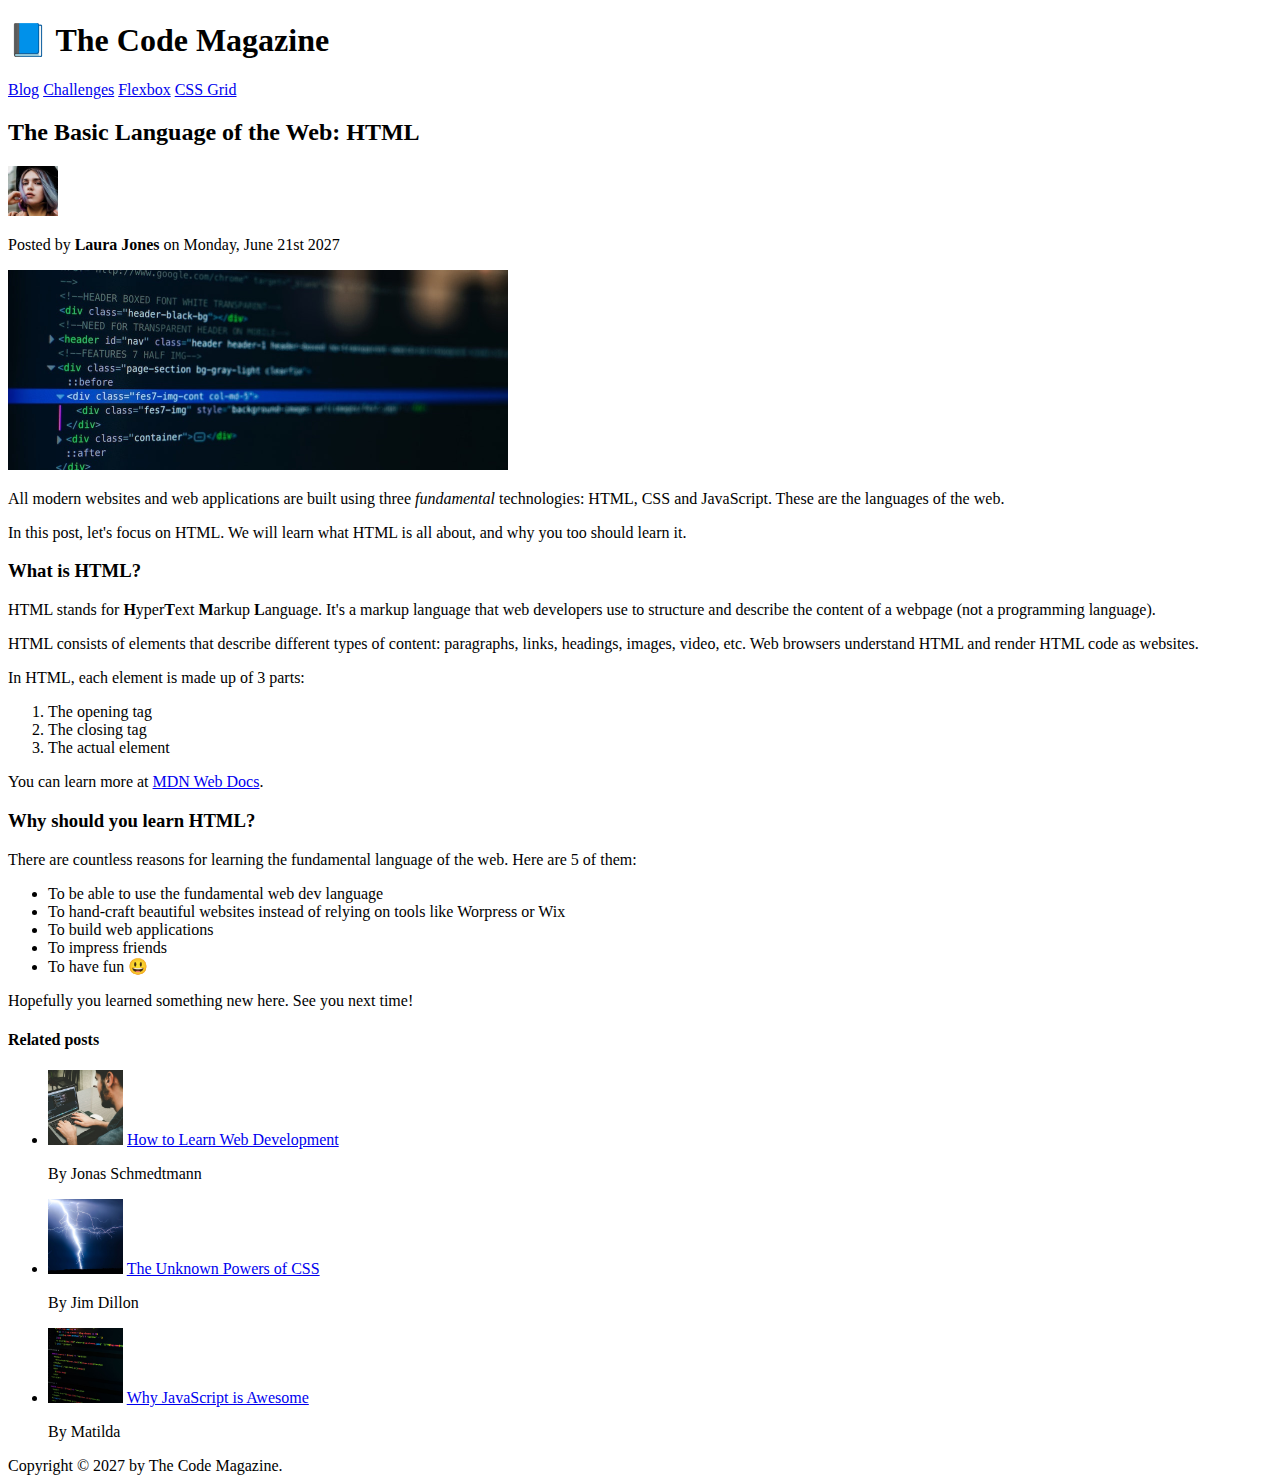
<file: final/02-HTML-Fundamentals/index.html>
<!DOCTYPE html>
<html lang="en">
  <head>
    <meta charset="UTF-8" />
    <title>The Basic Language of the Web: HTML</title>
  </head>

  <body>
    <!--
    <h1>The Basic Language of the Web: HTML</h1>
    <h2>The Basic Language of the Web: HTML</h2>
    <h3>The Basic Language of the Web: HTML</h3>
    <h4>The Basic Language of the Web: HTML</h4>
    <h5>The Basic Language of the Web: HTML</h5>
    <h6>The Basic Language of the Web: HTML</h6>
    -->

    <header>
      <h1>📘 The Code Magazine</h1>

      <nav>
        <a href="blog.html">Blog</a>
        <a href="#">Challenges</a>
        <a href="#">Flexbox</a>
        <a href="#">CSS Grid</a>
      </nav>
    </header>

    <article>
      <header>
        <h2>The Basic Language of the Web: HTML</h2>

        <img
          src="img/laura-jones.jpg"
          alt="Headshot of Laura Jones"
          height="50"
          width="50"
        />

        <p>Posted by <strong>Laura Jones</strong> on Monday, June 21st 2027</p>

        <img
          src="img/post-img.jpg"
          alt="HTML code on a screen"
          width="500"
          height="200"
        />
      </header>

      <p>
        All modern websites and web applications are built using three
        <em>fundamental</em>
        technologies: HTML, CSS and JavaScript. These are the languages of the
        web.
      </p>

      <p>
        In this post, let's focus on HTML. We will learn what HTML is all about,
        and why you too should learn it.
      </p>

      <h3>What is HTML?</h3>
      <p>
        HTML stands for <strong>H</strong>yper<strong>T</strong>ext
        <strong>M</strong>arkup <strong>L</strong>anguage. It's a markup
        language that web developers use to structure and describe the content
        of a webpage (not a programming language).
      </p>
      <p>
        HTML consists of elements that describe different types of content:
        paragraphs, links, headings, images, video, etc. Web browsers understand
        HTML and render HTML code as websites.
      </p>
      <p>In HTML, each element is made up of 3 parts:</p>

      <ol>
        <li>The opening tag</li>
        <li>The closing tag</li>
        <li>The actual element</li>
      </ol>

      <p>
        You can learn more at
        <a
          href="https://developer.mozilla.org/en-US/docs/Web/HTML"
          target="_blank"
          >MDN Web Docs</a
        >.
      </p>

      <h3>Why should you learn HTML?</h3>

      <p>
        There are countless reasons for learning the fundamental language of the
        web. Here are 5 of them:
      </p>

      <ul>
        <li>To be able to use the fundamental web dev language</li>
        <li>
          To hand-craft beautiful websites instead of relying on tools like
          Worpress or Wix
        </li>
        <li>To build web applications</li>
        <li>To impress friends</li>
        <li>To have fun 😃</li>
      </ul>

      <p>Hopefully you learned something new here. See you next time!</p>
    </article>

    <aside>
      <h4>Related posts</h4>

      <ul>
        <li>
          <img
            src="img/related-1.jpg"
            alt="Person programming"
            width="75"
            width="75"
          />
          <a href="#">How to Learn Web Development</a>
          <p>By Jonas Schmedtmann</p>
        </li>
        <li>
          <img src="img/related-2.jpg" alt="Lightning" width="75" heigth="75" />
          <a href="#">The Unknown Powers of CSS</a>
          <p>By Jim Dillon</p>
        </li>
        <li>
          <img
            src="img/related-3.jpg"
            alt="JavaScript code on a screen"
            width="75"
            height="75"
          />
          <a href="#">Why JavaScript is Awesome</a>
          <p>By Matilda</p>
        </li>
      </ul>
    </aside>

    <footer>Copyright &copy; 2027 by The Code Magazine.</footer>
  </body>
</html>
</file>
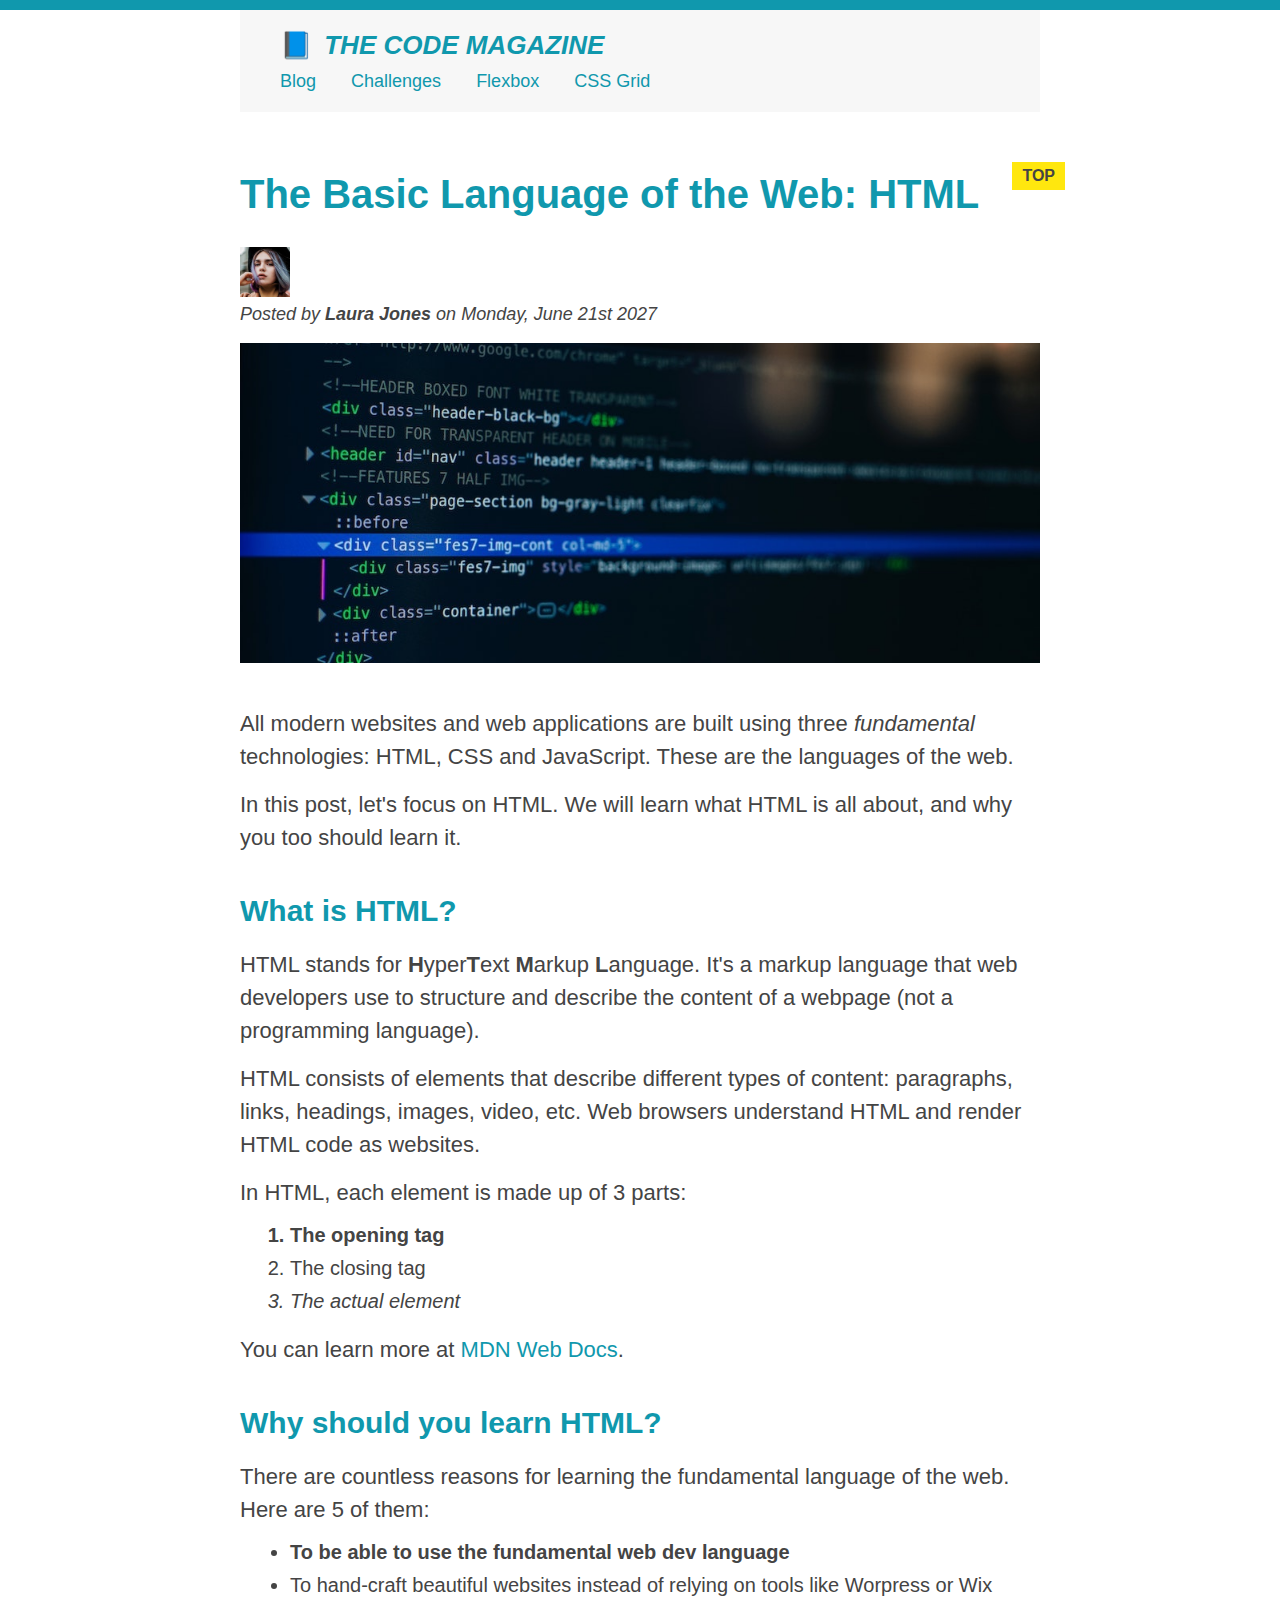
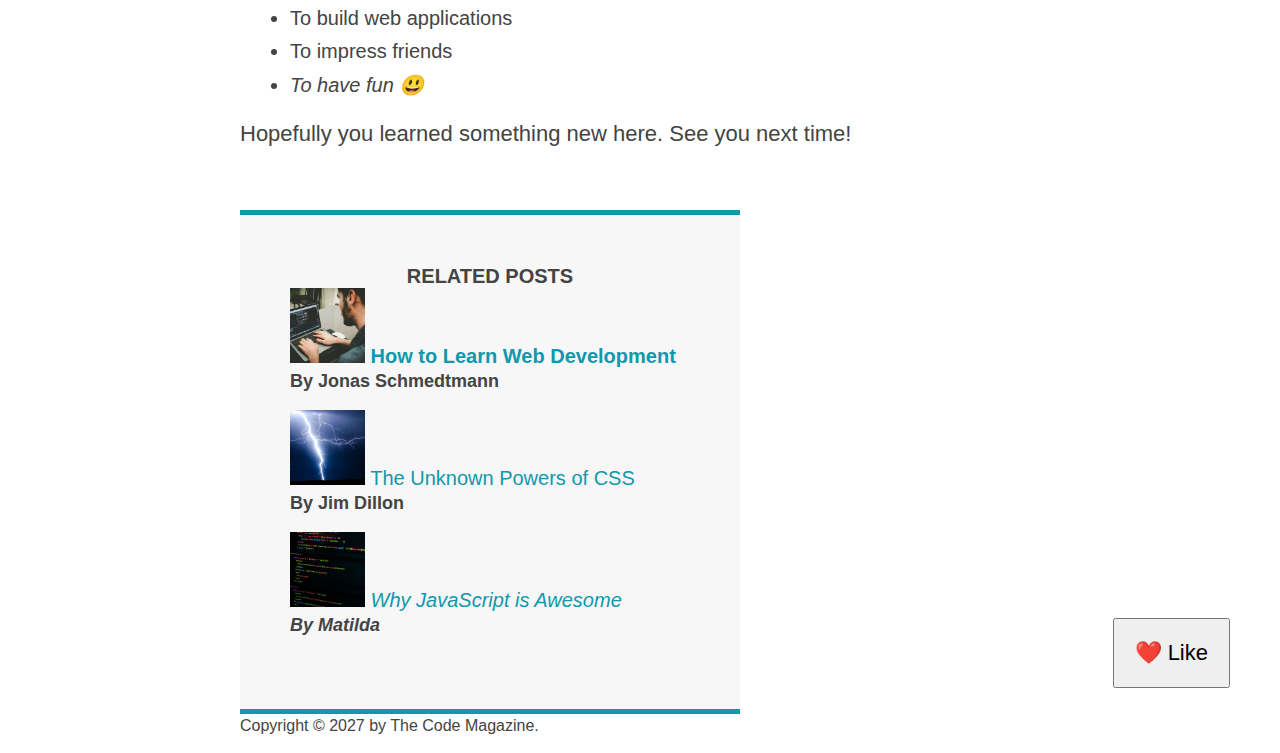
<file: final/03-CSS-Fundamentals/index.html>
<!DOCTYPE html>
<html lang="en">
  <head>
    <meta charset="UTF-8" />
    <link href="style.css" rel="stylesheet" />

    <title>The Basic Language of the Web: HTML</title>
  </head>

  <body>
    <!--
    <h1>The Basic Language of the Web: HTML</h1>
    <h2>The Basic Language of the Web: HTML</h2>
    <h3>The Basic Language of the Web: HTML</h3>
    <h4>The Basic Language of the Web: HTML</h4>
    <h5>The Basic Language of the Web: HTML</h5>
    <h6>The Basic Language of the Web: HTML</h6>
    -->

    <div class="container">
      <header class="main-header">
        <h1>📘 The Code Magazine</h1>

        <nav>
          <!-- <strong>This is the navigation</strong> -->
          <a href="blog.html">Blog</a>
          <a href="#">Challenges</a>
          <a href="#">Flexbox</a>
          <a href="#">CSS Grid</a>
        </nav>
      </header>

      <article>
        <header class="post-header">
          <h2>The Basic Language of the Web: HTML</h2>

          <img
            src="img/laura-jones.jpg"
            alt="Headshot of Laura Jones"
            height="50"
            width="50"
          />

          <p id="author">
            Posted by <strong>Laura Jones</strong> on Monday, June 21st 2027
          </p>

          <img
            src="img/post-img.jpg"
            alt="HTML code on a screen"
            width="500"
            height="200"
            class="post-img"
          />
          <button>❤️ Like</button>
        </header>

        <p>
          All modern websites and web applications are built using three
          <em>fundamental</em>
          technologies: HTML, CSS and JavaScript. These are the languages of the
          web.
        </p>

        <p>
          In this post, let's focus on HTML. We will learn what HTML is all
          about, and why you too should learn it.
        </p>

        <h3>What is HTML?</h3>
        <p>
          HTML stands for <strong>H</strong>yper<strong>T</strong>ext
          <strong>M</strong>arkup <strong>L</strong>anguage. It's a markup
          language that web developers use to structure and describe the content
          of a webpage (not a programming language).
        </p>
        <p>
          HTML consists of elements that describe different types of content:
          paragraphs, links, headings, images, video, etc. Web browsers
          understand HTML and render HTML code as websites.
        </p>
        <p>In HTML, each element is made up of 3 parts:</p>

        <ol>
          <li class="first-li">The opening tag</li>
          <li>The closing tag</li>
          <li>The actual element</li>
        </ol>

        <p>
          You can learn more at
          <a
            href="https://developer.mozilla.org/en-US/docs/Web/HTML"
            target="_blank"
            >MDN Web Docs</a
          >.
        </p>

        <h3>Why should you learn HTML?</h3>

        <p>
          There are countless reasons for learning the fundamental language of
          the web. Here are 5 of them:
        </p>

        <ul>
          <li class="first-li">
            To be able to use the fundamental web dev language
          </li>
          <li>
            To hand-craft beautiful websites instead of relying on tools like
            Worpress or Wix
          </li>
          <li>To build web applications</li>
          <li>To impress friends</li>
          <li>To have fun 😃</li>
        </ul>

        <p>Hopefully you learned something new here. See you next time!</p>
      </article>

      <aside>
        <h4>Related posts</h4>

        <ul class="related">
          <li>
            <img
              src="img/related-1.jpg"
              alt="Person programming"
              width="75"
              height="75"
            />
            <a href="#">How to Learn Web Development</a>
            <p class="related-author">By Jonas Schmedtmann</p>
          </li>
          <li>
            <img
              src="img/related-2.jpg"
              alt="Lightning"
              width="75"
              height="75"
            />
            <a href="#">The Unknown Powers of CSS</a>
            <p class="related-author">By Jim Dillon</p>
          </li>
          <li>
            <img
              src="img/related-3.jpg"
              alt="JavaScript code on a screen"
              width="75"
              height="75"
            />
            <a href="#">Why JavaScript is Awesome</a>
            <p class="related-author">By Matilda</p>
          </li>
        </ul>
      </aside>

      <footer>
        <p id="copyright" class="copyright text">
          Copyright &copy; 2027 by The Code Magazine.
        </p>
      </footer>
    </div>
  </body>
</html>
</file>
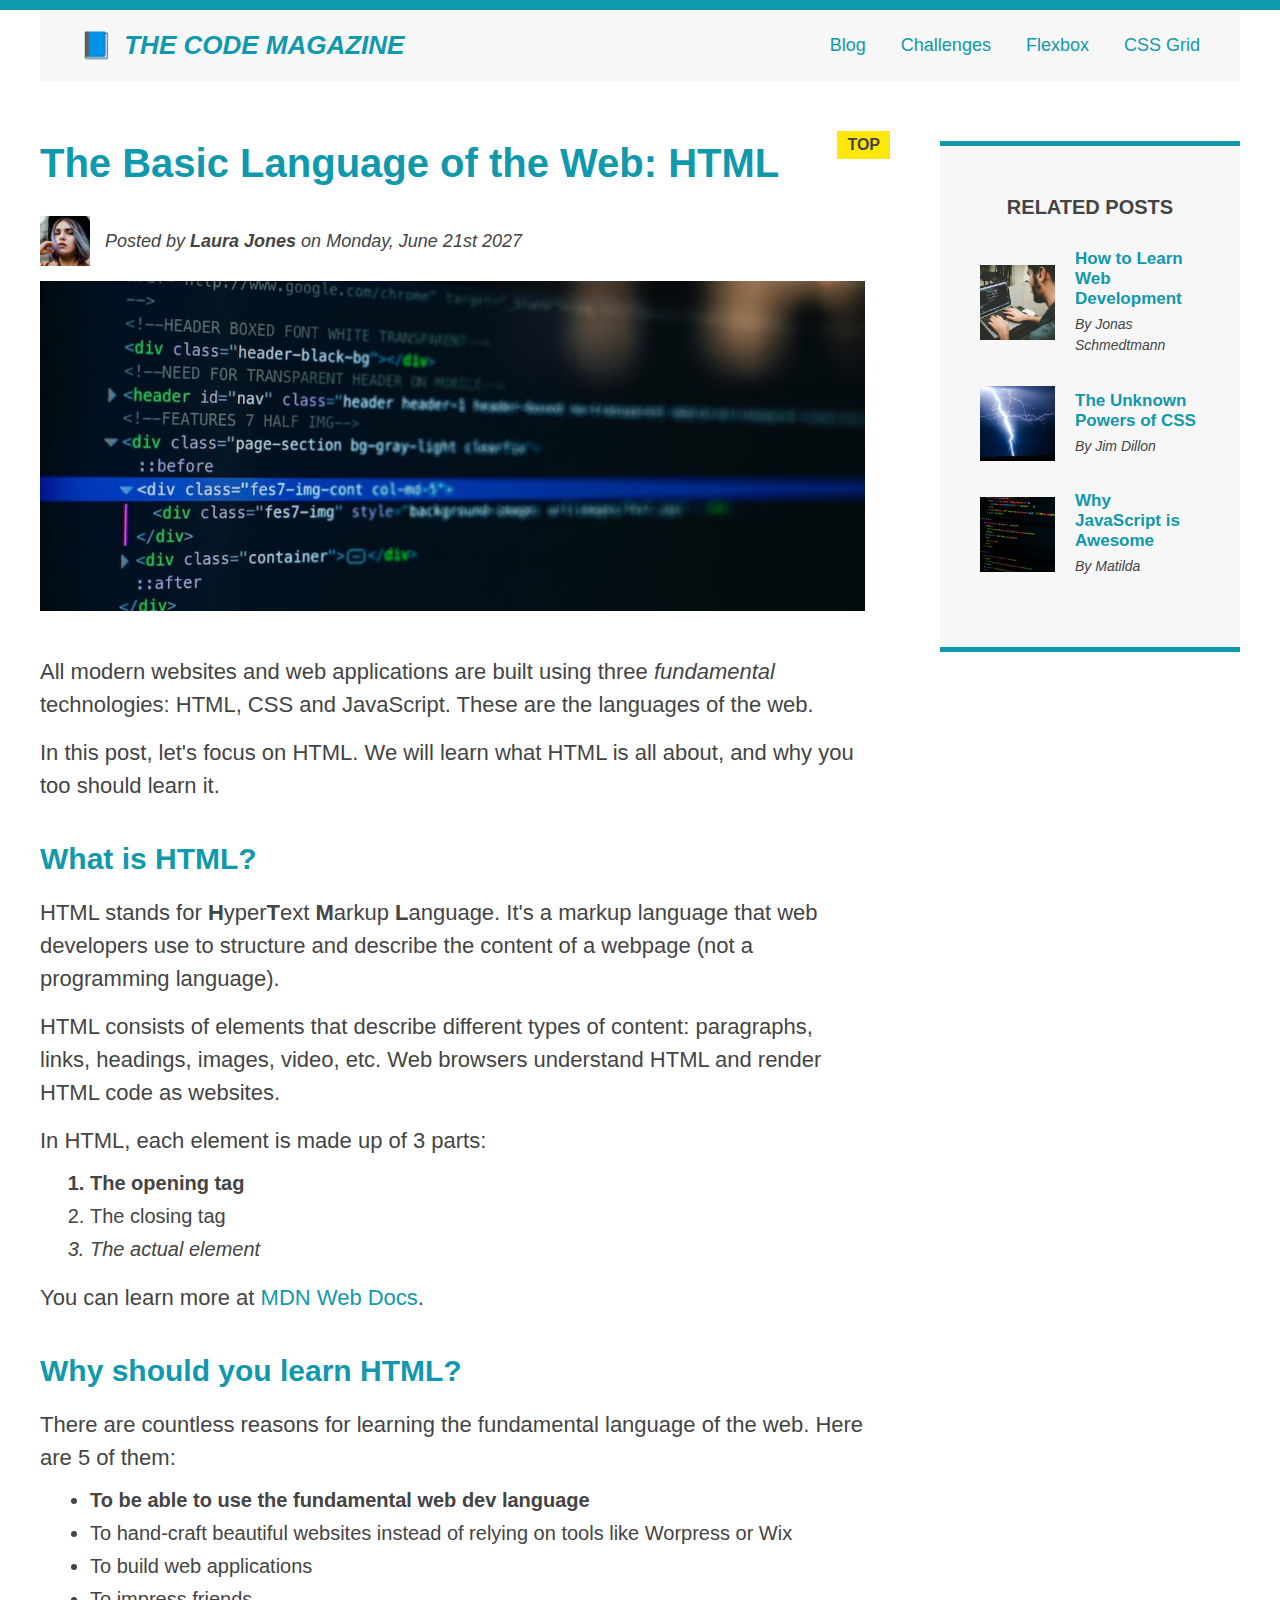
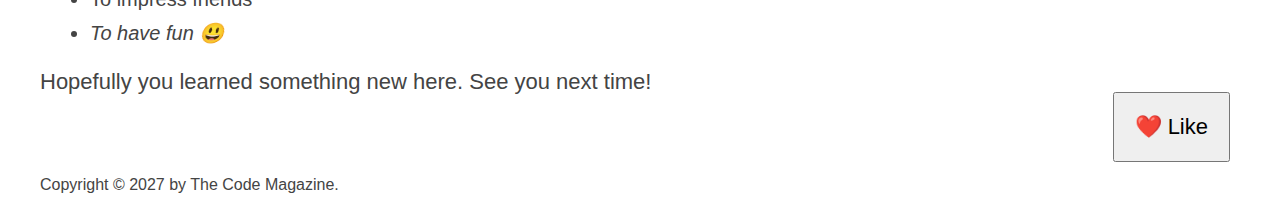
<file: final/04-CSS-Layouts/index.html>
<!DOCTYPE html>
<html lang="en">
  <head>
    <meta charset="UTF-8" />
    <link href="style.css" rel="stylesheet" />

    <title>The Basic Language of the Web: HTML</title>
  </head>

  <body>
    <!--
    <h1>The Basic Language of the Web: HTML</h1>
    <h2>The Basic Language of the Web: HTML</h2>
    <h3>The Basic Language of the Web: HTML</h3>
    <h4>The Basic Language of the Web: HTML</h4>
    <h5>The Basic Language of the Web: HTML</h5>
    <h6>The Basic Language of the Web: HTML</h6>
    -->

    <div class="container">
      <header class="main-header clearfix">
        <h1>📘 The Code Magazine</h1>

        <nav>
          <!-- <strong>This is the navigation</strong> -->
          <a href="blog.html">Blog</a>
          <a href="#">Challenges</a>
          <a href="flexbox.html">Flexbox</a>
          <a href="css-grid.html">CSS Grid</a>
        </nav>

        <!-- <div class="clear"></div> -->
      </header>

      <!-- ONLY NECESSARY FOR FLEXBOX -->
      <!-- <div class="row"> -->
      <article>
        <header class="post-header">
          <h2>The Basic Language of the Web: HTML</h2>

          <div class="author-box">
            <img
              src="img/laura-jones.jpg"
              alt="Headshot of Laura Jones"
              height="50"
              width="50"
              class="author-img"
            />

            <p id="author" class="author">
              Posted by <strong>Laura Jones</strong> on Monday, June 21st 2027
            </p>
          </div>

          <img
            src="img/post-img.jpg"
            alt="HTML code on a screen"
            width="500"
            height="200"
            class="post-img"
          />
          <button>❤️ Like</button>
        </header>

        <p>
          All modern websites and web applications are built using three
          <em>fundamental</em>
          technologies: HTML, CSS and JavaScript. These are the languages of the
          web.
        </p>

        <p>
          In this post, let's focus on HTML. We will learn what HTML is all
          about, and why you too should learn it.
        </p>

        <h3>What is HTML?</h3>
        <p>
          HTML stands for <strong>H</strong>yper<strong>T</strong>ext
          <strong>M</strong>arkup <strong>L</strong>anguage. It's a markup
          language that web developers use to structure and describe the content
          of a webpage (not a programming language).
        </p>
        <p>
          HTML consists of elements that describe different types of content:
          paragraphs, links, headings, images, video, etc. Web browsers
          understand HTML and render HTML code as websites.
        </p>
        <p>In HTML, each element is made up of 3 parts:</p>

        <ol>
          <li class="first-li">The opening tag</li>
          <li>The closing tag</li>
          <li>The actual element</li>
        </ol>

        <p>
          You can learn more at
          <a
            href="https://developer.mozilla.org/en-US/docs/Web/HTML"
            target="_blank"
            >MDN Web Docs</a
          >.
        </p>

        <h3>Why should you learn HTML?</h3>

        <p>
          There are countless reasons for learning the fundamental language of
          the web. Here are 5 of them:
        </p>

        <ul>
          <li class="first-li">
            To be able to use the fundamental web dev language
          </li>
          <li>
            To hand-craft beautiful websites instead of relying on tools like
            Worpress or Wix
          </li>
          <li>To build web applications</li>
          <li>To impress friends</li>
          <li>To have fun 😃</li>
        </ul>

        <p>Hopefully you learned something new here. See you next time!</p>
      </article>

      <aside>
        <h4>Related posts</h4>

        <ul class="related">
          <li class="related-post">
            <img
              src="img/related-1.jpg"
              alt="Person programming"
              width="75"
              height="75"
            />
            <div>
              <a href="#" class="related-link">How to Learn Web Development</a>
              <p class="related-author">By Jonas Schmedtmann</p>
            </div>
          </li>
          <li class="related-post">
            <img
              src="img/related-2.jpg"
              alt="Lightning"
              width="75"
              height="75"
            />
            <div>
              <a href="#" class="related-link">The Unknown Powers of CSS</a>
              <p class="related-author">By Jim Dillon</p>
            </div>
          </li>
          <li class="related-post">
            <img
              src="img/related-3.jpg"
              alt="JavaScript code on a screen"
              width="75"
              height="75"
            />
            <div>
              <a href="#" class="related-link">Why JavaScript is Awesome</a>
              <p class="related-author">By Matilda</p>
            </div>
          </li>
        </ul>
      </aside>
      <!-- </div> -->

      <footer>
        <p id="copyright" class="copyright text">
          Copyright &copy; 2027 by The Code Magazine.
        </p>
      </footer>
    </div>
  </body>
</html>
</file>
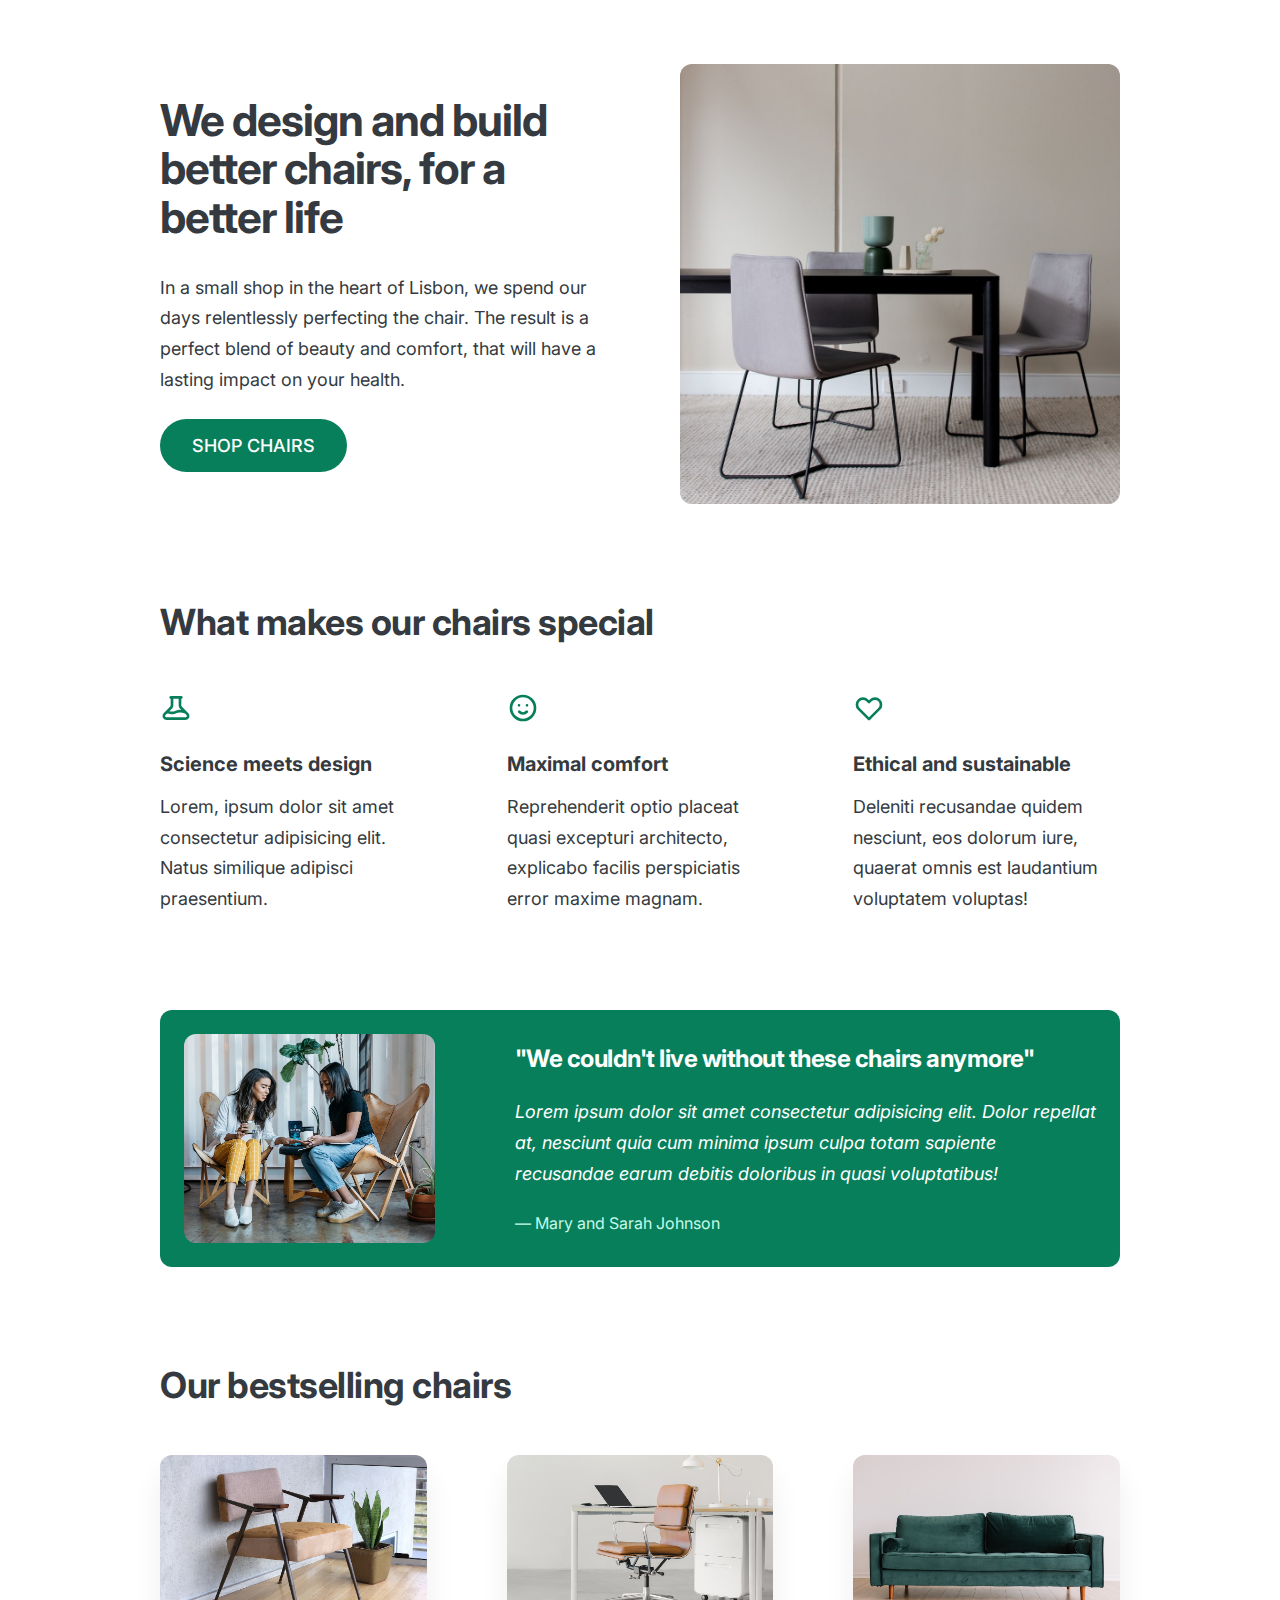
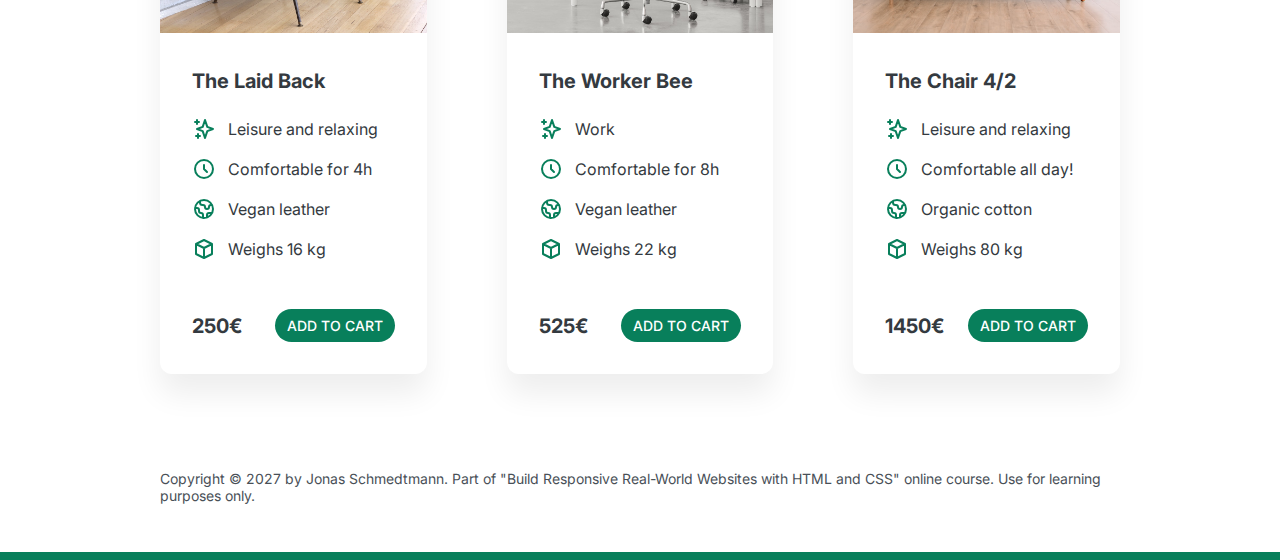
<file: final/05-Design/index.html>
<!DOCTYPE html>
<html lang="en">
  <head>
    <meta charset="UTF-8" />
    <meta http-equiv="X-UA-Compatible" content="IE=edge" />
    <meta name="viewport" content="width=device-width, initial-scale=1.0" />

    <link rel="preconnect" href="https://fonts.gstatic.com" />
    <link
      href="https://fonts.googleapis.com/css2?family=Inter:wght@400;500;700&display=swap"
      rel="stylesheet"
    />

    <link rel="stylesheet" href="style.css" />
    <title>Lisbon Chair Shop</title>
  </head>
  <body>
    <div class="container">
      <header>
        <div class="header-text-box">
          <h1>We design and build better chairs, for a better life</h1>
          <p class="header-text">
            In a small shop in the heart of Lisbon, we spend our days
            relentlessly perfecting the chair. The result is a perfect blend of
            beauty and comfort, that will have a lasting impact on your health.
          </p>
          <a class="btn btn--big" href="#">Shop chairs</a>
        </div>
        <img src="hero.jpg" alt="Photo" />
      </header>

      <section>
        <h2>What makes our chairs special</h2>
        <div class="grid-3-cols">
          <div>
            <svg
              xmlns="http://www.w3.org/2000/svg"
              class="features-icon"
              fill="none"
              viewBox="0 0 24 24"
              stroke="currentColor"
            >
              <path
                stroke-linecap="round"
                stroke-linejoin="round"
                stroke-width="2"
                d="M19.428 15.428a2 2 0 00-1.022-.547l-2.387-.477a6 6 0 00-3.86.517l-.318.158a6 6 0 01-3.86.517L6.05 15.21a2 2 0 00-1.806.547M8 4h8l-1 1v5.172a2 2 0 00.586 1.414l5 5c1.26 1.26.367 3.414-1.415 3.414H4.828c-1.782 0-2.674-2.154-1.414-3.414l5-5A2 2 0 009 10.172V5L8 4z"
              />
            </svg>
            <p class="features-title"><strong>Science meets design</strong></p>
            <p class="features-text">
              Lorem, ipsum dolor sit amet consectetur adipisicing elit. Natus
              similique adipisci praesentium.
            </p>
          </div>

          <div>
            <svg
              xmlns="http://www.w3.org/2000/svg"
              class="features-icon"
              fill="none"
              viewBox="0 0 24 24"
              stroke="currentColor"
            >
              <path
                stroke-linecap="round"
                stroke-linejoin="round"
                stroke-width="2"
                d="M14.828 14.828a4 4 0 01-5.656 0M9 10h.01M15 10h.01M21 12a9 9 0 11-18 0 9 9 0 0118 0z"
              />
            </svg>
            <p class="features-title">
              <strong>Maximal comfort</strong>
            </p>
            <p class="features-text">
              Reprehenderit optio placeat quasi excepturi architecto, explicabo
              facilis perspiciatis error maxime magnam.
            </p>
          </div>

          <div>
            <svg
              xmlns="http://www.w3.org/2000/svg"
              class="features-icon"
              fill="none"
              viewBox="0 0 24 24"
              stroke="currentColor"
            >
              <path
                stroke-linecap="round"
                stroke-linejoin="round"
                stroke-width="2"
                d="M4.318 6.318a4.5 4.5 0 000 6.364L12 20.364l7.682-7.682a4.5 4.5 0 00-6.364-6.364L12 7.636l-1.318-1.318a4.5 4.5 0 00-6.364 0z"
              />
            </svg>
            <p class="features-title">
              <strong>Ethical and sustainable</strong>
            </p>
            <p class="features-text">
              Deleniti recusandae quidem nesciunt, eos dolorum iure, quaerat
              omnis est laudantium voluptatem voluptas!
            </p>
          </div>
        </div>
      </section>

      <section class="testimonial-section">
        <div class="grid-3-cols">
          <img src="customers.jpg" alt="People sitting on chairs" />
          <div class="testimonial-box">
            <h2>"We couldn't live without these chairs anymore"</h2>
            <blockquote class="testimonial-text">
              Lorem ipsum dolor sit amet consectetur adipisicing elit. Dolor
              repellat at, nesciunt quia cum minima ipsum culpa totam sapiente
              recusandae earum debitis doloribus in quasi voluptatibus!
            </blockquote>
            <p class="testimonial-author">&mdash; Mary and Sarah Johnson</p>
          </div>
        </div>
      </section>

      <section>
        <h2>Our bestselling chairs</h2>
        <div class="grid-3-cols">
          <figure class="chair">
            <img src="chair-1.jpg" alt="Chair" />
            <div class="chair-box">
              <h3>The Laid Back</h3>
              <ul class="chair-details">
                <li>
                  <svg
                    xmlns="http://www.w3.org/2000/svg"
                    class="chair-icon"
                    fill="none"
                    viewBox="0 0 24 24"
                    stroke="currentColor"
                  >
                    <path
                      stroke-linecap="round"
                      stroke-linejoin="round"
                      stroke-width="2"
                      d="M5 3v4M3 5h4M6 17v4m-2-2h4m5-16l2.286 6.857L21 12l-5.714 2.143L13 21l-2.286-6.857L5 12l5.714-2.143L13 3z"
                    />
                  </svg>
                  <!-- Span is a generic INLINE text element, it doesn't have any meaning. It's like a div element, but inline -->
                  <span>Leisure and relaxing</span>
                </li>
                <li>
                  <svg
                    xmlns="http://www.w3.org/2000/svg"
                    class="chair-icon"
                    fill="none"
                    viewBox="0 0 24 24"
                    stroke="currentColor"
                  >
                    <path
                      stroke-linecap="round"
                      stroke-linejoin="round"
                      stroke-width="2"
                      d="M12 8v4l3 3m6-3a9 9 0 11-18 0 9 9 0 0118 0z"
                    />
                  </svg>
                  <span>Comfortable for 4h</span>
                </li>
                <li>
                  <svg
                    xmlns="http://www.w3.org/2000/svg"
                    class="chair-icon"
                    fill="none"
                    viewBox="0 0 24 24"
                    stroke="currentColor"
                  >
                    <path
                      stroke-linecap="round"
                      stroke-linejoin="round"
                      stroke-width="2"
                      d="M3.055 11H5a2 2 0 012 2v1a2 2 0 002 2 2 2 0 012 2v2.945M8 3.935V5.5A2.5 2.5 0 0010.5 8h.5a2 2 0 012 2 2 2 0 104 0 2 2 0 012-2h1.064M15 20.488V18a2 2 0 012-2h3.064M21 12a9 9 0 11-18 0 9 9 0 0118 0z"
                    />
                  </svg>
                  <span>Vegan leather</span>
                </li>
                <li>
                  <svg
                    xmlns="http://www.w3.org/2000/svg"
                    class="chair-icon"
                    fill="none"
                    viewBox="0 0 24 24"
                    stroke="currentColor"
                  >
                    <path
                      stroke-linecap="round"
                      stroke-linejoin="round"
                      stroke-width="2"
                      d="M20 7l-8-4-8 4m16 0l-8 4m8-4v10l-8 4m0-10L4 7m8 4v10M4 7v10l8 4"
                    />
                  </svg>
                  <span>Weighs 16 kg</span>
                </li>
              </ul>
              <div class="chair-price">
                <strong>250€</strong>
                <a href="#" class="btn btn--small">Add to cart</a>
              </div>
            </div>
          </figure>

          <figure class="chair">
            <img src="chair-2.jpg" alt="Chair" />
            <div class="chair-box">
              <h3>The Worker Bee</h3>
              <ul class="chair-details">
                <li>
                  <svg
                    xmlns="http://www.w3.org/2000/svg"
                    class="chair-icon"
                    fill="none"
                    viewBox="0 0 24 24"
                    stroke="currentColor"
                  >
                    <path
                      stroke-linecap="round"
                      stroke-linejoin="round"
                      stroke-width="2"
                      d="M5 3v4M3 5h4M6 17v4m-2-2h4m5-16l2.286 6.857L21 12l-5.714 2.143L13 21l-2.286-6.857L5 12l5.714-2.143L13 3z"
                    />
                  </svg>
                  <span>Work</span>
                </li>
                <li>
                  <svg
                    xmlns="http://www.w3.org/2000/svg"
                    class="chair-icon"
                    fill="none"
                    viewBox="0 0 24 24"
                    stroke="currentColor"
                  >
                    <path
                      stroke-linecap="round"
                      stroke-linejoin="round"
                      stroke-width="2"
                      d="M12 8v4l3 3m6-3a9 9 0 11-18 0 9 9 0 0118 0z"
                    />
                  </svg>
                  <span>Comfortable for 8h</span>
                </li>
                <li>
                  <svg
                    xmlns="http://www.w3.org/2000/svg"
                    class="chair-icon"
                    fill="none"
                    viewBox="0 0 24 24"
                    stroke="currentColor"
                  >
                    <path
                      stroke-linecap="round"
                      stroke-linejoin="round"
                      stroke-width="2"
                      d="M3.055 11H5a2 2 0 012 2v1a2 2 0 002 2 2 2 0 012 2v2.945M8 3.935V5.5A2.5 2.5 0 0010.5 8h.5a2 2 0 012 2 2 2 0 104 0 2 2 0 012-2h1.064M15 20.488V18a2 2 0 012-2h3.064M21 12a9 9 0 11-18 0 9 9 0 0118 0z"
                    />
                  </svg>
                  <span>Vegan leather</span>
                </li>
                <li>
                  <svg
                    xmlns="http://www.w3.org/2000/svg"
                    class="chair-icon"
                    fill="none"
                    viewBox="0 0 24 24"
                    stroke="currentColor"
                  >
                    <path
                      stroke-linecap="round"
                      stroke-linejoin="round"
                      stroke-width="2"
                      d="M20 7l-8-4-8 4m16 0l-8 4m8-4v10l-8 4m0-10L4 7m8 4v10M4 7v10l8 4"
                    />
                  </svg>
                  <span>Weighs 22 kg</span>
                </li>
              </ul>
              <div class="chair-price">
                <strong>525€</strong>
                <a href="#" class="btn btn--small">Add to cart</a>
              </div>
            </div>
          </figure>

          <figure class="chair">
            <img src="chair-3.jpg" alt="Chair" />
            <div class="chair-box">
              <h3>The Chair 4/2</h3>
              <ul class="chair-details">
                <li>
                  <svg
                    xmlns="http://www.w3.org/2000/svg"
                    class="chair-icon"
                    fill="none"
                    viewBox="0 0 24 24"
                    stroke="currentColor"
                  >
                    <path
                      stroke-linecap="round"
                      stroke-linejoin="round"
                      stroke-width="2"
                      d="M5 3v4M3 5h4M6 17v4m-2-2h4m5-16l2.286 6.857L21 12l-5.714 2.143L13 21l-2.286-6.857L5 12l5.714-2.143L13 3z"
                    />
                  </svg>
                  <span>Leisure and relaxing</span>
                </li>
                <li>
                  <svg
                    xmlns="http://www.w3.org/2000/svg"
                    class="chair-icon"
                    fill="none"
                    viewBox="0 0 24 24"
                    stroke="currentColor"
                  >
                    <path
                      stroke-linecap="round"
                      stroke-linejoin="round"
                      stroke-width="2"
                      d="M12 8v4l3 3m6-3a9 9 0 11-18 0 9 9 0 0118 0z"
                    />
                  </svg>
                  <span>Comfortable all day!</span>
                </li>
                <li>
                  <svg
                    xmlns="http://www.w3.org/2000/svg"
                    class="chair-icon"
                    fill="none"
                    viewBox="0 0 24 24"
                    stroke="currentColor"
                  >
                    <path
                      stroke-linecap="round"
                      stroke-linejoin="round"
                      stroke-width="2"
                      d="M3.055 11H5a2 2 0 012 2v1a2 2 0 002 2 2 2 0 012 2v2.945M8 3.935V5.5A2.5 2.5 0 0010.5 8h.5a2 2 0 012 2 2 2 0 104 0 2 2 0 012-2h1.064M15 20.488V18a2 2 0 012-2h3.064M21 12a9 9 0 11-18 0 9 9 0 0118 0z"
                    />
                  </svg>
                  <span>Organic cotton</span>
                </li>
                <li>
                  <svg
                    xmlns="http://www.w3.org/2000/svg"
                    class="chair-icon"
                    fill="none"
                    viewBox="0 0 24 24"
                    stroke="currentColor"
                  >
                    <path
                      stroke-linecap="round"
                      stroke-linejoin="round"
                      stroke-width="2"
                      d="M20 7l-8-4-8 4m16 0l-8 4m8-4v10l-8 4m0-10L4 7m8 4v10M4 7v10l8 4"
                    />
                  </svg>
                  <span>Weighs 80 kg</span>
                </li>
              </ul>
              <div class="chair-price">
                <strong>1450€</strong>
                <a href="#" class="btn btn--small">Add to cart</a>
              </div>
            </div>
          </figure>
        </div>
      </section>

      <footer>
        Copyright &copy; 2027 by Jonas Schmedtmann. Part of "Build Responsive
        Real-World Websites with HTML and CSS" online course. Use for learning
        purposes only.
      </footer>
    </div>
  </body>
</html>
</file>
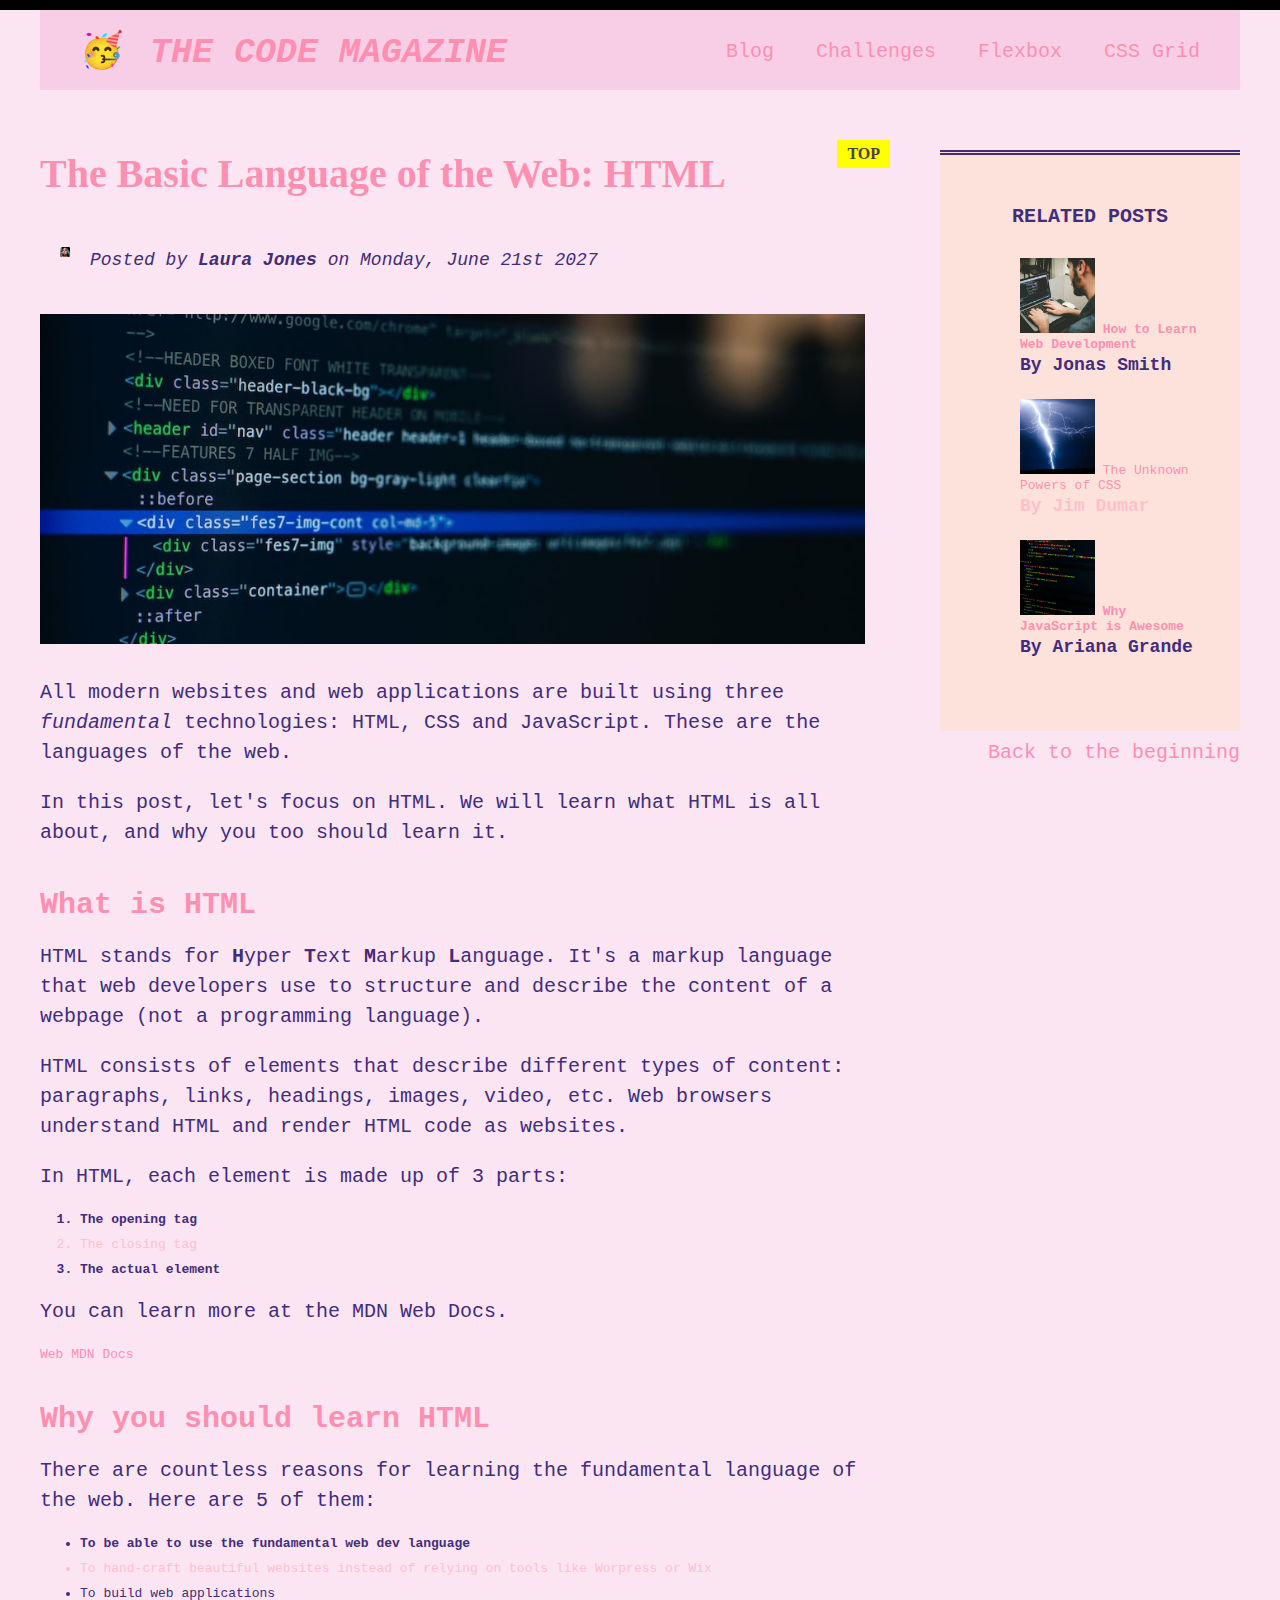
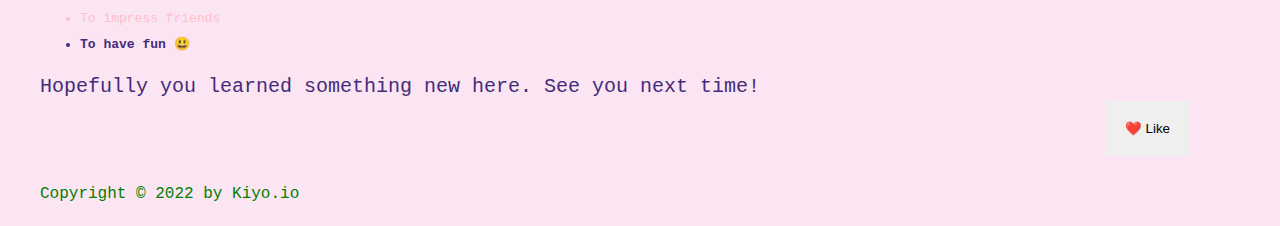
<file: starter/03-CSS-Fundamentals/index.html>
<!DOCTYPE html>
<!--Every HTML DOC begings with this element-->
<html lang="en">
  <!--This element lets the browser know this is language is HTML-->
  <head>
    <meta charset="UTF-8" />
    <!--The name of the browser window-->
    <title>The Basic Language of the Web: HTML</title>
    <!--Internal.css style property option for simple pages located in head property--For large css coding style make seperate .css file and use link property to connect code-->
    <!--INTERNAL CSS EXAMPLE-->

    <link href="Style.css" rel="stylesheet" />
  </head>

  <body>
    <div class="container">
      <header class="main-header clearfix">
        <!--Parent Element Litteral BODY of the web page and so it's content is inside of the body. Content can include...p=paragraph h=heading to organize text-->
        <h1>🥳 The Code Magazine</h1>

        <!--a=anchor for href=hyperlink REMEMBER to make element for hyperlink to access from webpage ie. Blog-->
        <nav>
          <!-- <strong>This is the navagation</strong> -->
          <a href="blog.html">Blog</a>
          <a href="#">Challenges</a>
          <a href="#">Flexbox</a>
          <a href="#">CSS Grid</a>
        </nav>
        <!-- <div class="clear"></div> -->
      </header>

      <article>
        <header class="post-heaader">
          <h2>The Basic Language of the Web: HTML</h2>

          <img
            src="img/laura-jones.jpg"
            alt="Laura Jones"
            width="50"
            height="50"
            class="author-img"
          />

          <p class="author">
            Posted by <strong>Laura Jones</strong> on Monday, June 21st 2027
          </p>

          <!--!!!!JPG/ALT won't load!!!!
    img=insert image + Attribute decribing element scr=source image file  ALT=decribes the image file for search engine-->
          <img
            src="img/post-img.jpg"
            alt="HTML code on a computer screen"
            width="500"
            height="200"
            class="post-img"
          />
          <button>❤️ Like</button>
        </header>
        <p>
          All modern websites and web applications are built using three
          <!--em ITAL's text--><em>fundamental</em>
          technologies: HTML, CSS and JavaScript. These are the languages of the
          web.
        </p>
        <p>
          In this post, let's focus on HTML. We will learn what HTML is all
          about, and why you too should learn it.
        </p>

        <h3>What is HTML</h3>
        <p>
          HTML stands for
          <!--b and strong make text BOLD--><b>H</b>yper <strong>T</strong>ext
          <strong>M</strong>arkup <strong>L</strong>anguage. It's a markup
          language that web developers use to structure and describe the content
          of a webpage (not a programming language).
        </p>
        <p>
          HTML consists of elements that describe different types of content:
          paragraphs, links, headings, images, video, etc. Web browsers
          understand HTML and render HTML code as websites.
        </p>
        <p>In HTML, each element is made up of 3 parts:</p>

        <!--Parent Element OL element=ordered list-->
        <ol>
          <!--Child Element LI element=list item-->
          <li class="first-li">The opening tag</li>
          <li>The closing tag</li>
          <li>The actual element</li>
        </ol>

        <!--Coding is fun ^.^-->
        <p>You can learn more at the MDN Web Docs.</p>
        <a
          href="https://developer.mozilla.org/en-US/docs/Web/HTML"
          target="_blank"
        >
          Web MDN Docs</a
        >

        <h3>Why you should learn HTML</h3>

        <p>
          There are countless reasons for learning the fundamental language of
          the web. Here are 5 of them:
        </p>
        <!--Parent Element UL=unordered list for bullet points-->
        <ul>
          <li>To be able to use the fundamental web dev language</li>
          <li>
            To hand-craft beautiful websites instead of relying on tools like
            Worpress or Wix
          </li>
          <li>To build web applications</li>
          <li>To impress friends</li>
          <li>To have fun 😃</li>
        </ul>

        <p>Hopefully you learned something new here. See you next time!</p>
        <!--Structure element to group code and organize nav=navagation-->
      </article>

      <aside>
        <!--Semantic HTML= organizes your code-->
        <h4><strong>Related Posts</strong></h4>
        <ul class="related">
          <li>
            <img
              src="img/related-1.jpg"
              alt="Image of man typing code"
              width="75"
              height="75"
            />

            <a href="wed-dev.html"> How to Learn Web Development</a>
            <p class="related-author">By Jonas Smith</p>
          </li>
          <li>
            <img
              src="img/related-2.jpg"
              alt="Image of lightning strike in the dark"
              width="75"
              height="75"
            />
            <a href="The Unknown Powers of CSS">The Unknown Powers of CSS</a>
            <p class="related-author">By Jim Dumar</p>
          </li>

          <li>
            <img
              src="img/related-3.jpg"
              alt="Imagine of computer code on pc screen"
              height="75"
              width="75"
            />
            <a href="Why JavaScript is Awesome">Why JavaScript is Awesome</a>
            <p class="related-author">By Ariana Grande</p>
          </li>
        </ul>
      </aside>
      <nav>
        <a href="#">Back to the beginning</a>
      </nav>

      <footer>
        <p id="copyright" class="copyright text">
          Copyright &copy; 2022 by Kiyo.io
        </p>
      </footer>
    </div>
  </body>
</html>
</file>
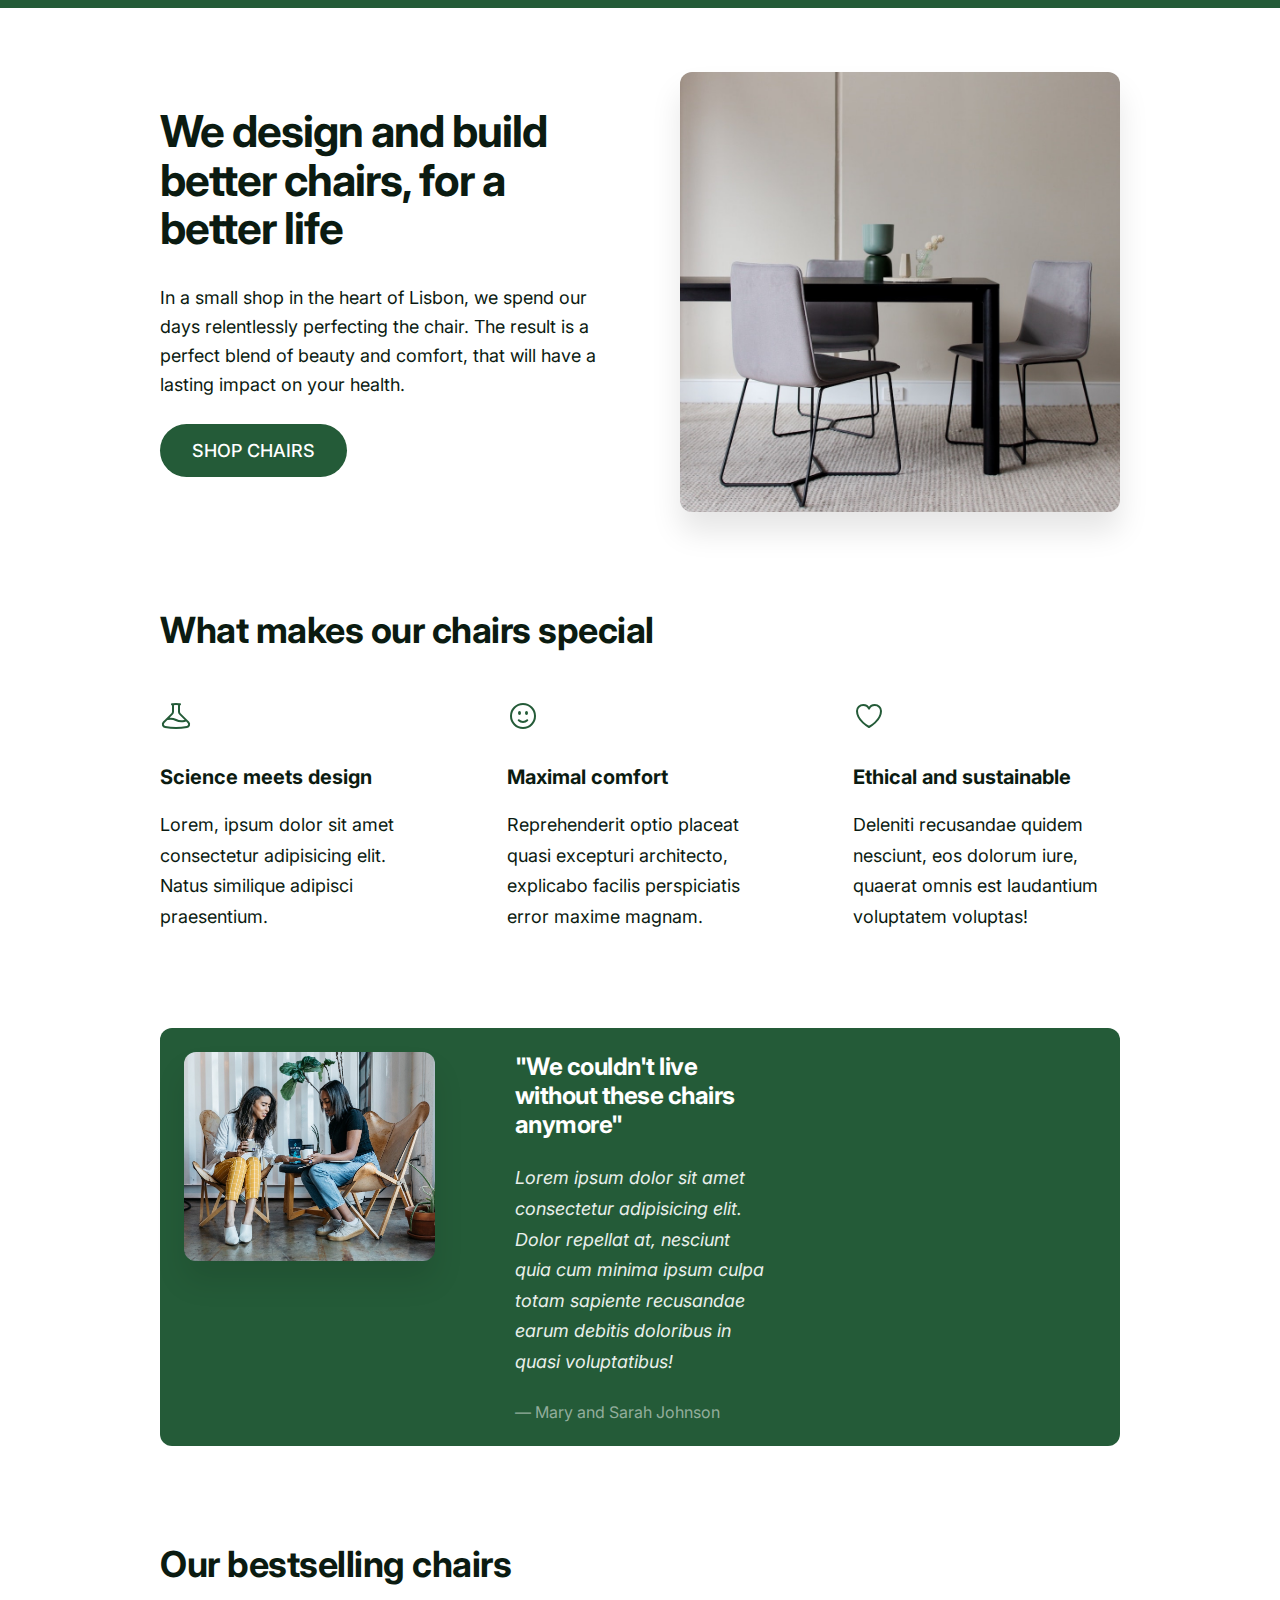
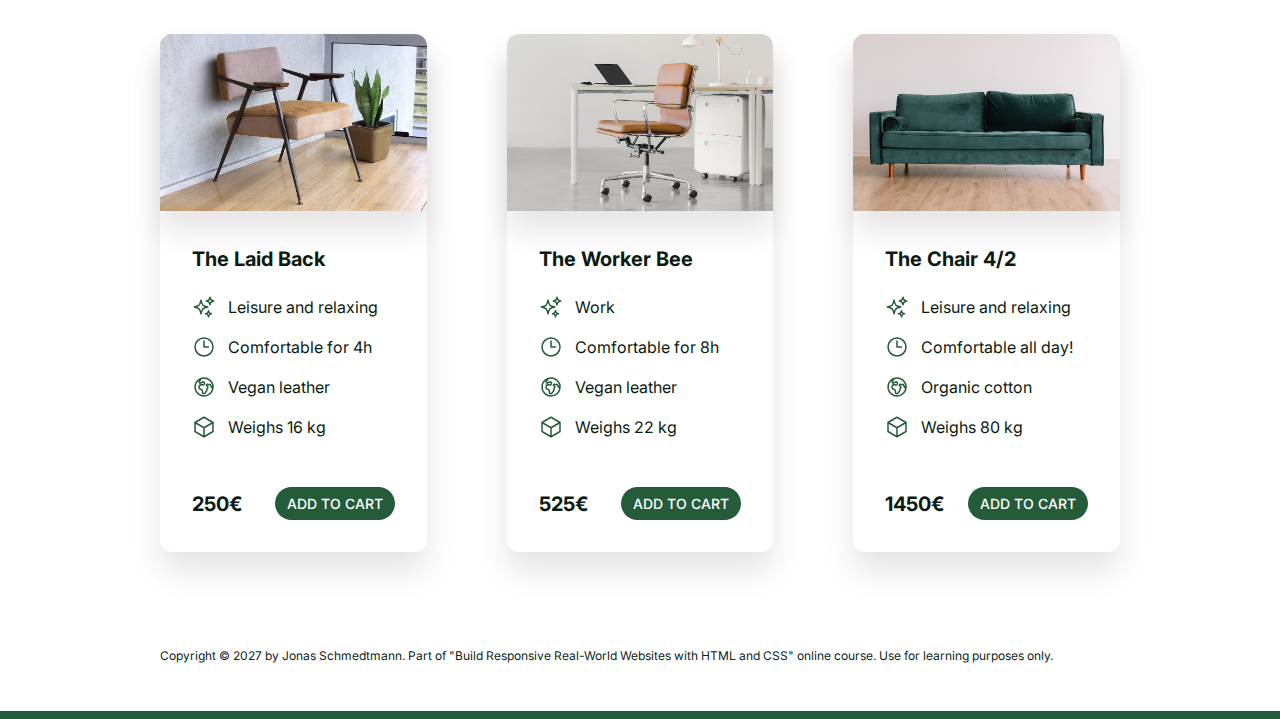
<file: starter/05-Design/index.html>
<!DOCTYPE html>
<html lang="en">
  <head>
    <meta charset="UTF-8" />
    <meta http-equiv="X-UA-Compatible" content="IE=edge" />
    <meta name="viewport" content="width=device-width, initial-scale=1.0" />
    <link rel="preconnect" href="https://fonts.googleapis.com" />
    <link rel="preconnect" href="https://fonts.gstatic.com" crossorigin />
    <link
      href="https://fonts.googleapis.com/css2?family=Inter:wght@400;500;700&display=swap"
      rel="stylesheet"
    />
    <link rel="stylesheet" href="style.css" />
    <title>Lisbon Chair Shop</title>
  </head>
  <body>
    <div class="container">
      <header>
        <div class="header-text-box">
          <h1>We design and build better chairs, for a better life</h1>
          <p class="header-text">
            In a small shop in the heart of Lisbon, we spend our days
            relentlessly perfecting the chair. The result is a perfect blend of
            beauty and comfort, that will have a lasting impact on your health.
          </p>
          <a class="btn btn--big" href="#">Shop chairs</a>
        </div>
        <img src="hero.jpg" alt="Photo" />
      </header>

      <section>
        <h2>What makes our chairs special</h2>
        <div class="grid-3-cols">
          <div>
            <svg
              class="features-icon"
              xmlns="http://www.w3.org/2000/svg"
              fill="none"
              viewBox="0 0 24 24"
              stroke-width="1.5"
              stroke="currentColor"
              class="w-6 h-6"
            >
              <path
                stroke-linecap="round"
                stroke-linejoin="round"
                d="M9.75 3.104v5.714a2.25 2.25 0 01-.659 1.591L5 14.5M9.75 3.104c-.251.023-.501.05-.75.082m.75-.082a24.301 24.301 0 014.5 0m0 0v5.714c0 .597.237 1.17.659 1.591L19.8 15.3M14.25 3.104c.251.023.501.05.75.082M19.8 15.3l-1.57.393A9.065 9.065 0 0112 15a9.065 9.065 0 00-6.23-.693L5 14.5m14.8.8l1.402 1.402c1.232 1.232.65 3.318-1.067 3.611A48.309 48.309 0 0112 21c-2.773 0-5.491-.235-8.135-.687-1.718-.293-2.3-2.379-1.067-3.61L5 14.5"
              />
            </svg>

            <p class="features-title"><strong>Science meets design</strong></p>
            <p class="features-text">
              Lorem, ipsum dolor sit amet consectetur adipisicing elit. Natus
              similique adipisci praesentium.
            </p>
          </div>

          <div>
            <svg
              class="features-icon"
              xmlns="http://www.w3.org/2000/svg"
              fill="none"
              viewBox="0 0 24 24"
              stroke-width="1.5"
              stroke="currentColor"
              class="w-6 h-6"
            >
              <path
                stroke-linecap="round"
                stroke-linejoin="round"
                d="M15.182 15.182a4.5 4.5 0 01-6.364 0M21 12a9 9 0 11-18 0 9 9 0 0118 0zM9.75 9.75c0 .414-.168.75-.375.75S9 10.164 9 9.75 9.168 9 9.375 9s.375.336.375.75zm-.375 0h.008v.015h-.008V9.75zm5.625 0c0 .414-.168.75-.375.75s-.375-.336-.375-.75.168-.75.375-.75.375.336.375.75zm-.375 0h.008v.015h-.008V9.75z"
              />
            </svg>

            <p class="features-title">
              <strong>Maximal comfort</strong>
            </p>
            <p class="features-text">
              Reprehenderit optio placeat quasi excepturi architecto, explicabo
              facilis perspiciatis error maxime magnam.
            </p>
          </div>

          <div>
            <svg
              class="features-icon"
              xmlns="http://www.w3.org/2000/svg"
              fill="none"
              viewBox="0 0 24 24"
              stroke-width="1.5"
              stroke="currentColor"
              class="w-6 h-6"
            >
              <path
                stroke-linecap="round"
                stroke-linejoin="round"
                d="M21 8.25c0-2.485-2.099-4.5-4.688-4.5-1.935 0-3.597 1.126-4.312 2.733-.715-1.607-2.377-2.733-4.313-2.733C5.1 3.75 3 5.765 3 8.25c0 7.22 9 12 9 12s9-4.78 9-12z"
              />
            </svg>

            <p class="features-title">
              <strong>Ethical and sustainable</strong>
            </p>
            <p class="features-text">
              Deleniti recusandae quidem nesciunt, eos dolorum iure, quaerat
              omnis est laudantium voluptatem voluptas!
            </p>
          </div>
        </div>
      </section>

      <section class="testimonial-section">
        <div class="grid-3-cols">
          <img src="customers.jpg" alt="People sitting on chairs" />
          <div class="testimonial-box">
            <h2>"We couldn't live without these chairs anymore"</h2>
            <blockquote class="testimonial-text">
              Lorem ipsum dolor sit amet consectetur adipisicing elit. Dolor
              repellat at, nesciunt quia cum minima ipsum culpa totam sapiente
              recusandae earum debitis doloribus in quasi voluptatibus!
            </blockquote>
            <p class="testimonial-author">&mdash; Mary and Sarah Johnson</p>
          </div>
        </div>
      </section>

      <section>
        <h2>Our bestselling chairs</h2>
        <div class="grid-3-cols">
          <figure class="chair">
            <img src="chair-1.jpg" alt="Chair" />
            <div class="chair-box">
              <h3>The Laid Back</h3>
              <ul class="chair-details">
                <li>
                  <!-- Span is a generic INLINE text element, it doesn't have any meaning. It's like a div element, but inline -->
                  <svg
                    class="chair-icon"
                    xmlns="http://www.w3.org/2000/svg"
                    fill="none"
                    viewBox="0 0 24 24"
                    stroke-width="1.5"
                    stroke="currentColor"
                    class="w-6 h-6"
                  >
                    <path
                      stroke-linecap="round"
                      stroke-linejoin="round"
                      d="M9.813 15.904L9 18.75l-.813-2.846a4.5 4.5 0 00-3.09-3.09L2.25 12l2.846-.813a4.5 4.5 0 003.09-3.09L9 5.25l.813 2.846a4.5 4.5 0 003.09 3.09L15.75 12l-2.846.813a4.5 4.5 0 00-3.09 3.09zM18.259 8.715L18 9.75l-.259-1.035a3.375 3.375 0 00-2.455-2.456L14.25 6l1.036-.259a3.375 3.375 0 002.455-2.456L18 2.25l.259 1.035a3.375 3.375 0 002.456 2.456L21.75 6l-1.035.259a3.375 3.375 0 00-2.456 2.456zM16.894 20.567L16.5 21.75l-.394-1.183a2.25 2.25 0 00-1.423-1.423L13.5 18.75l1.183-.394a2.25 2.25 0 001.423-1.423l.394-1.183.394 1.183a2.25 2.25 0 001.423 1.423l1.183.394-1.183.394a2.25 2.25 0 00-1.423 1.423z"
                    />
                  </svg>
                  <span>Leisure and relaxing</span>
                </li>
                <li>
                  <svg
                    class="chair-icon"
                    xmlns="http://www.w3.org/2000/svg"
                    fill="none"
                    viewBox="0 0 24 24"
                    stroke-width="1.5"
                    stroke="currentColor"
                    class="w-6 h-6"
                  >
                    <path
                      stroke-linecap="round"
                      stroke-linejoin="round"
                      d="M12 6v6h4.5m4.5 0a9 9 0 11-18 0 9 9 0 0118 0z"
                    />
                  </svg>

                  <span>Comfortable for 4h</span>
                </li>
                <li>
                  <svg
                    class="chair-icon"
                    xmlns="http://www.w3.org/2000/svg"
                    fill="none"
                    viewBox="0 0 24 24"
                    stroke-width="1.5"
                    stroke="currentColor"
                    class="w-6 h-6"
                  >
                    <path
                      stroke-linecap="round"
                      stroke-linejoin="round"
                      d="M20.893 13.393l-1.135-1.135a2.252 2.252 0 01-.421-.585l-1.08-2.16a.414.414 0 00-.663-.107.827.827 0 01-.812.21l-1.273-.363a.89.89 0 00-.738 1.595l.587.39c.59.395.674 1.23.172 1.732l-.2.2c-.212.212-.33.498-.33.796v.41c0 .409-.11.809-.32 1.158l-1.315 2.191a2.11 2.11 0 01-1.81 1.025 1.055 1.055 0 01-1.055-1.055v-1.172c0-.92-.56-1.747-1.414-2.089l-.655-.261a2.25 2.25 0 01-1.383-2.46l.007-.042a2.25 2.25 0 01.29-.787l.09-.15a2.25 2.25 0 012.37-1.048l1.178.236a1.125 1.125 0 001.302-.795l.208-.73a1.125 1.125 0 00-.578-1.315l-.665-.332-.091.091a2.25 2.25 0 01-1.591.659h-.18c-.249 0-.487.1-.662.274a.931.931 0 01-1.458-1.137l1.411-2.353a2.25 2.25 0 00.286-.76m11.928 9.869A9 9 0 008.965 3.525m11.928 9.868A9 9 0 118.965 3.525"
                    />
                  </svg>

                  <span>Vegan leather</span>
                </li>
                <li>
                  <svg
                    class="chair-icon"
                    xmlns="http://www.w3.org/2000/svg"
                    fill="none"
                    viewBox="0 0 24 24"
                    stroke-width="1.5"
                    stroke="currentColor"
                    class="w-6 h-6"
                  >
                    <path
                      stroke-linecap="round"
                      stroke-linejoin="round"
                      d="M21 7.5l-9-5.25L3 7.5m18 0l-9 5.25m9-5.25v9l-9 5.25M3 7.5l9 5.25M3 7.5v9l9 5.25m0-9v9"
                    />
                  </svg>

                  <span>Weighs 16 kg</span>
                </li>
              </ul>
              <div class="chair-price">
                <strong>250€</strong>
                <a href="#" class="btn btn--small">Add to cart</a>
              </div>
            </div>
          </figure>

          <figure class="chair">
            <img src="chair-2.jpg" alt="Chair" />
            <div class="chair-box">
              <h3>The Worker Bee</h3>
              <ul class="chair-details">
                <li>
                  <svg
                    class="chair-icon"
                    xmlns="http://www.w3.org/2000/svg"
                    fill="none"
                    viewBox="0 0 24 24"
                    stroke-width="1.5"
                    stroke="currentColor"
                    class="w-6 h-6"
                  >
                    <path
                      stroke-linecap="round"
                      stroke-linejoin="round"
                      d="M9.813 15.904L9 18.75l-.813-2.846a4.5 4.5 0 00-3.09-3.09L2.25 12l2.846-.813a4.5 4.5 0 003.09-3.09L9 5.25l.813 2.846a4.5 4.5 0 003.09 3.09L15.75 12l-2.846.813a4.5 4.5 0 00-3.09 3.09zM18.259 8.715L18 9.75l-.259-1.035a3.375 3.375 0 00-2.455-2.456L14.25 6l1.036-.259a3.375 3.375 0 002.455-2.456L18 2.25l.259 1.035a3.375 3.375 0 002.456 2.456L21.75 6l-1.035.259a3.375 3.375 0 00-2.456 2.456zM16.894 20.567L16.5 21.75l-.394-1.183a2.25 2.25 0 00-1.423-1.423L13.5 18.75l1.183-.394a2.25 2.25 0 001.423-1.423l.394-1.183.394 1.183a2.25 2.25 0 001.423 1.423l1.183.394-1.183.394a2.25 2.25 0 00-1.423 1.423z"
                    />
                  </svg>
                  <span>Work</span>
                </li>
                <li>
                  <svg
                    class="chair-icon"
                    xmlns="http://www.w3.org/2000/svg"
                    fill="none"
                    viewBox="0 0 24 24"
                    stroke-width="1.5"
                    stroke="currentColor"
                    class="w-6 h-6"
                  >
                    <path
                      stroke-linecap="round"
                      stroke-linejoin="round"
                      d="M12 6v6h4.5m4.5 0a9 9 0 11-18 0 9 9 0 0118 0z"
                    />
                  </svg>
                  <span>Comfortable for 8h</span>
                </li>
                <li>
                  <svg
                    class="chair-icon"
                    xmlns="http://www.w3.org/2000/svg"
                    fill="none"
                    viewBox="0 0 24 24"
                    stroke-width="1.5"
                    stroke="currentColor"
                    class="w-6 h-6"
                  >
                    <path
                      stroke-linecap="round"
                      stroke-linejoin="round"
                      d="M20.893 13.393l-1.135-1.135a2.252 2.252 0 01-.421-.585l-1.08-2.16a.414.414 0 00-.663-.107.827.827 0 01-.812.21l-1.273-.363a.89.89 0 00-.738 1.595l.587.39c.59.395.674 1.23.172 1.732l-.2.2c-.212.212-.33.498-.33.796v.41c0 .409-.11.809-.32 1.158l-1.315 2.191a2.11 2.11 0 01-1.81 1.025 1.055 1.055 0 01-1.055-1.055v-1.172c0-.92-.56-1.747-1.414-2.089l-.655-.261a2.25 2.25 0 01-1.383-2.46l.007-.042a2.25 2.25 0 01.29-.787l.09-.15a2.25 2.25 0 012.37-1.048l1.178.236a1.125 1.125 0 001.302-.795l.208-.73a1.125 1.125 0 00-.578-1.315l-.665-.332-.091.091a2.25 2.25 0 01-1.591.659h-.18c-.249 0-.487.1-.662.274a.931.931 0 01-1.458-1.137l1.411-2.353a2.25 2.25 0 00.286-.76m11.928 9.869A9 9 0 008.965 3.525m11.928 9.868A9 9 0 118.965 3.525"
                    />
                  </svg>
                  <span>Vegan leather</span>
                </li>
                <li>
                  <svg
                    class="chair-icon"
                    xmlns="http://www.w3.org/2000/svg"
                    fill="none"
                    viewBox="0 0 24 24"
                    stroke-width="1.5"
                    stroke="currentColor"
                    class="w-6 h-6"
                  >
                    <path
                      stroke-linecap="round"
                      stroke-linejoin="round"
                      d="M21 7.5l-9-5.25L3 7.5m18 0l-9 5.25m9-5.25v9l-9 5.25M3 7.5l9 5.25M3 7.5v9l9 5.25m0-9v9"
                    />
                  </svg>
                  <span>Weighs 22 kg</span>
                </li>
              </ul>
              <div class="chair-price">
                <strong>525€</strong>
                <a href="#" class="btn btn--small">Add to cart</a>
              </div>
            </div>
          </figure>

          <figure class="chair">
            <img src="chair-3.jpg" alt="Chair" />
            <div class="chair-box">
              <h3>The Chair 4/2</h3>
              <ul class="chair-details">
                <li>
                  <svg
                    class="chair-icon"
                    xmlns="http://www.w3.org/2000/svg"
                    fill="none"
                    viewBox="0 0 24 24"
                    stroke-width="1.5"
                    stroke="currentColor"
                    class="w-6 h-6"
                  >
                    <path
                      stroke-linecap="round"
                      stroke-linejoin="round"
                      d="M9.813 15.904L9 18.75l-.813-2.846a4.5 4.5 0 00-3.09-3.09L2.25 12l2.846-.813a4.5 4.5 0 003.09-3.09L9 5.25l.813 2.846a4.5 4.5 0 003.09 3.09L15.75 12l-2.846.813a4.5 4.5 0 00-3.09 3.09zM18.259 8.715L18 9.75l-.259-1.035a3.375 3.375 0 00-2.455-2.456L14.25 6l1.036-.259a3.375 3.375 0 002.455-2.456L18 2.25l.259 1.035a3.375 3.375 0 002.456 2.456L21.75 6l-1.035.259a3.375 3.375 0 00-2.456 2.456zM16.894 20.567L16.5 21.75l-.394-1.183a2.25 2.25 0 00-1.423-1.423L13.5 18.75l1.183-.394a2.25 2.25 0 001.423-1.423l.394-1.183.394 1.183a2.25 2.25 0 001.423 1.423l1.183.394-1.183.394a2.25 2.25 0 00-1.423 1.423z"
                    />
                  </svg>
                  <span>Leisure and relaxing</span>
                </li>
                <li>
                  <svg
                    class="chair-icon"
                    xmlns="http://www.w3.org/2000/svg"
                    fill="none"
                    viewBox="0 0 24 24"
                    stroke-width="1.5"
                    stroke="currentColor"
                    class="w-6 h-6"
                  >
                    <path
                      stroke-linecap="round"
                      stroke-linejoin="round"
                      d="M12 6v6h4.5m4.5 0a9 9 0 11-18 0 9 9 0 0118 0z"
                    />
                  </svg>
                  <span>Comfortable all day!</span>
                </li>
                <li>
                  <svg
                    class="chair-icon"
                    xmlns="http://www.w3.org/2000/svg"
                    fill="none"
                    viewBox="0 0 24 24"
                    stroke-width="1.5"
                    stroke="currentColor"
                    class="w-6 h-6"
                  >
                    <path
                      stroke-linecap="round"
                      stroke-linejoin="round"
                      d="M20.893 13.393l-1.135-1.135a2.252 2.252 0 01-.421-.585l-1.08-2.16a.414.414 0 00-.663-.107.827.827 0 01-.812.21l-1.273-.363a.89.89 0 00-.738 1.595l.587.39c.59.395.674 1.23.172 1.732l-.2.2c-.212.212-.33.498-.33.796v.41c0 .409-.11.809-.32 1.158l-1.315 2.191a2.11 2.11 0 01-1.81 1.025 1.055 1.055 0 01-1.055-1.055v-1.172c0-.92-.56-1.747-1.414-2.089l-.655-.261a2.25 2.25 0 01-1.383-2.46l.007-.042a2.25 2.25 0 01.29-.787l.09-.15a2.25 2.25 0 012.37-1.048l1.178.236a1.125 1.125 0 001.302-.795l.208-.73a1.125 1.125 0 00-.578-1.315l-.665-.332-.091.091a2.25 2.25 0 01-1.591.659h-.18c-.249 0-.487.1-.662.274a.931.931 0 01-1.458-1.137l1.411-2.353a2.25 2.25 0 00.286-.76m11.928 9.869A9 9 0 008.965 3.525m11.928 9.868A9 9 0 118.965 3.525"
                    />
                  </svg>
                  <span>Organic cotton</span>
                </li>
                <li>
                  <svg
                    class="chair-icon"
                    xmlns="http://www.w3.org/2000/svg"
                    fill="none"
                    viewBox="0 0 24 24"
                    stroke-width="1.5"
                    stroke="currentColor"
                    class="w-6 h-6"
                  >
                    <path
                      stroke-linecap="round"
                      stroke-linejoin="round"
                      d="M21 7.5l-9-5.25L3 7.5m18 0l-9 5.25m9-5.25v9l-9 5.25M3 7.5l9 5.25M3 7.5v9l9 5.25m0-9v9"
                    />
                  </svg>
                  <span>Weighs 80 kg</span>
                </li>
              </ul>
              <div class="chair-price">
                <strong>1450€</strong>
                <a href="#" class="btn btn--small">Add to cart</a>
              </div>
            </div>
          </figure>
        </div>
      </section>

      <footer>
        Copyright &copy; 2027 by Jonas Schmedtmann. Part of "Build Responsive
        Real-World Websites with HTML and CSS" online course. Use for learning
        purposes only.
      </footer>
    </div>
  </body>
</html>
</file>
<file: final/03-CSS-Fundamentals/style.css>
* {
  /* border-top: 10px solid #1098ad; */
  margin: 0;
  padding: 0;
}

/* PAGE SECTIONS */
body {
  color: #444;
  font-family: sans-serif;

  border-top: 10px solid #1098ad;
  position: relative;
}

.container {
  width: 800px;
  /* margin-left: auto;
  margin-right: auto; */
  margin: 0 auto;
}

.main-header {
  background-color: #f7f7f7;
  /* padding: 20px;
  padding-left: 40px;
  padding-right: 40px; */
  padding: 20px 40px;
  margin-bottom: 60px;
  /* height: 80px; */
}

nav {
  font-size: 18px;
  /* text-align: center; */
}

article {
  margin-bottom: 60px;
}

.post-header {
  margin-bottom: 40px;
  /* position: relative; */
}

aside {
  background-color: #f7f7f7;
  border-top: 5px solid #1098ad;
  border-bottom: 5px solid #1098ad;
  /* padding-top: 50px;
  padding-bottom: 50px; */
  padding: 50px 0;
  width: 500px;
}

/* SMALLER ELEMENTS */
h1,
h2,
h3 {
  color: #1098ad;
}

h1 {
  font-size: 26px;
  text-transform: uppercase;
  font-style: italic;
}

h2 {
  font-size: 40px;
  margin-bottom: 30px;
}

h3 {
  font-size: 30px;
  margin-bottom: 20px;
  margin-top: 40px;
}

h4 {
  font-size: 20px;
  text-transform: uppercase;
  text-align: center;
}

p {
  font-size: 22px;
  line-height: 1.5;
  margin-bottom: 15px;
}

ul,
ol {
  margin-left: 50px;
  margin-bottom: 20px;
}

li {
  font-size: 20px;
  margin-bottom: 10px;
  /* display: inline; */
}

li:last-child {
  margin-bottom: 0;
}

/* footer p {
  font-size: 16px;
} */

/* article header p {
  font-style: italic;
} */

#author {
  font-style: italic;
  font-size: 18px;
}

#copyright {
  font-size: 16px;
}

.related-author {
  font-size: 18px;
  font-weight: bold;
}

/* ul {
  list-style: none;
} */

.related {
  list-style: none;
}

body {
  /* background-color: orangered; */
}

/* .first-li {
  font-weight: bold;
} */

li:first-child {
  font-weight: bold;
}

li:last-child {
  font-style: italic;
}

li:nth-child(even) {
  /* color: red; */
}

/* Misconception: this won't work! */
article p:first-child {
  color: red;
}

/* Styling links */
a:link {
  color: #1098ad;
  text-decoration: none;
}

a:visited {
  /* color: #777; */
  color: #1098ad;
}

a:hover {
  color: orangered;
  font-weight: bold;
  text-decoration: underline orangered;
}

a:active {
  background-color: black;
  font-style: italic;
}
/* LVHA */

.post-img {
  width: 100%;
  height: auto;
}

nav a:link {
  /* background-color: orangered;
  margin: 20px;
  padding: 20px;

  display: block; */

  margin-right: 30px;
  margin-top: 10px;
  display: inline-block;
}

nav a:link:last-child {
  margin-right: 0;
}

button {
  font-size: 22px;
  padding: 20px;
  cursor: pointer;

  position: absolute;
  /* top: 50px;
  left: 50px; */
  bottom: 50px;
  right: 50px;
}

h1::first-letter {
  font-style: normal;
  margin-right: 5px;
}

h3 + p::first-line {
  /* color: red; */
}

h2 {
  /* background-color: orange; */
  position: relative;
}

h2::before {
  content: "TOP";
  background-color: #ffe70e;
  color: #444;
  font-size: 16px;
  font-weight: bold;
  display: inline-block;
  padding: 5px 10px;
  position: absolute;
  top: -10px;
  right: -25px;
}

/* Resolving conflicts */
/* #copyright {
  color: red;
}

.copyright {
  color: blue;
}

.text {
  color: yellow;
}

footer p {
  color: green !important;
} */

/* nav a:link,
nav p {
  font-size: 18px;
} */
</file>
<file: final/04-CSS-Layouts/style.css>
* {
  /* border-top: 10px solid #1098ad; */
  margin: 0;
  padding: 0;
  box-sizing: border-box;
}

/* PAGE SECTIONS */
body {
  color: #444;
  font-family: sans-serif;

  border-top: 10px solid #1098ad;
  position: relative;
}

.container {
  width: 1200px;
  /* margin-left: auto;
  margin-right: auto; */
  margin: 0 auto;
}

.main-header {
  background-color: #f7f7f7;
  /* padding: 20px;
  padding-left: 40px;
  padding-right: 40px; */
  padding: 20px 40px;
  /* margin-bottom: 60px; */
  /* height: 80px; */
}

nav {
  font-size: 18px;
  /* text-align: center; */
}

article {
  /* margin-bottom: 60px; */
}

.post-header {
  margin-bottom: 40px;
  /* position: relative; */
}

aside {
  background-color: #f7f7f7;
  border-top: 5px solid #1098ad;
  border-bottom: 5px solid #1098ad;
  padding: 50px 40px;
}

/* SMALLER ELEMENTS */
h1,
h2,
h3 {
  color: #1098ad;
}

h1 {
  font-size: 26px;
  text-transform: uppercase;
  font-style: italic;
}

h2 {
  font-size: 40px;
  margin-bottom: 30px;
}

h3 {
  font-size: 30px;
  margin-bottom: 20px;
  margin-top: 40px;
}

h4 {
  font-size: 20px;
  text-transform: uppercase;
  text-align: center;
  margin-bottom: 30px;
}

p {
  font-size: 22px;
  line-height: 1.5;
  margin-bottom: 15px;
}

ul,
ol {
  margin-left: 50px;
  margin-bottom: 20px;
}

li {
  font-size: 20px;
  margin-bottom: 10px;
  /* display: inline; */
}

li:last-child {
  margin-bottom: 0;
}

/* footer p {
  font-size: 16px;
} */

/* article header p {
  font-style: italic;
} */

#author {
  font-style: italic;
  font-size: 18px;
}

#copyright {
  font-size: 16px;
}

.related-author {
  font-size: 18px;
  font-weight: bold;
}

/* ul {
  list-style: none;
} */

.related {
  list-style: none;
  margin-left: 0;
}

body {
  /* background-color: orangered; */
}

/* .first-li {
  font-weight: bold;
} */

li:first-child {
  font-weight: bold;
}

li:last-child {
  font-style: italic;
}

li:nth-child(even) {
  /* color: red; */
}

/* Misconception: this won't work! */
article p:first-child {
  color: red;
}

/* Styling links */
a:link {
  color: #1098ad;
  text-decoration: none;
}

a:visited {
  /* color: #777; */
  color: #1098ad;
}

a:hover {
  color: orangered;
  font-weight: bold;
  text-decoration: underline orangered;
}

a:active {
  background-color: black;
  font-style: italic;
}
/* LVHA */

.post-img {
  width: 100%;
  height: auto;
}

nav a:link {
  /* background-color: orangered;
  margin: 20px;
  padding: 20px;

  display: block; */

  margin-right: 30px;
  display: inline-block;
}

nav a:link:last-child {
  margin-right: 0;
}

button {
  font-size: 22px;
  padding: 20px;
  cursor: pointer;

  position: absolute;
  /* top: 50px;
  left: 50px; */
  bottom: 50px;
  right: 50px;
}

h1::first-letter {
  font-style: normal;
  margin-right: 5px;
}

h3 + p::first-line {
  /* color: red; */
}

h2 {
  /* background-color: orange; */
  position: relative;
}

h2::before {
  content: "TOP";
  background-color: #ffe70e;
  color: #444;
  font-size: 16px;
  font-weight: bold;
  display: inline-block;
  padding: 5px 10px;
  position: absolute;
  top: -10px;
  right: -25px;
}

/* Resolving conflicts */
/* #copyright {
  color: red;
}

.copyright {
  color: blue;
}

.text {
  color: yellow;
}

footer p {
  color: green !important;
} */

/* nav a:link,
nav p {
  font-size: 18px;
} */

/* FLOATS */
/*
.author-img {
  float: left;
  margin-bottom: 20px;
}

.author {
  float: left;
  margin-top: 10px;
  margin-left: 20px;
}

h1 {
  float: left;
}

nav {
  float: right;
}

.clear {
  clear: both;
}

.clearfix::after {
  clear: both;
  content: "";
  display: block;
}

article {
  width: 825px;
  float: left;
}

aside {
  width: 300px;
  float: right;
}

footer {
  clear: both;
}
*/

/* FLEXBOX */
.main-header {
  display: flex;
  align-items: center;
  justify-content: space-between;
}

.author-box {
  display: flex;
  align-items: center;
  margin-bottom: 15px;
}

.author {
  margin-bottom: 0;
  margin-left: 15px;
}

.related-post {
  display: flex;
  align-items: center;
  gap: 20px;
  margin-bottom: 30px;
}

.related-link:link {
  font-size: 17px;
  font-weight: bold;
  font-style: normal;
  margin-bottom: 5px;
  display: block;
}

.related-author {
  margin-bottom: 0;
  font-size: 14px;
  font-weight: normal;
  font-style: italic;
}

/* FLEXBOX LAYOUT */
/* .row {
  display: flex;
  align-items: flex-start;
  gap: 75px;
  margin-bottom: 60px;
}

article {
  flex: 1;
  margin-bottom: 0;
}

aside {
  
  DEFAULTS:
  flex-grow: 0;
  flex-shrink: 1;
  flex-basis: auto;

  flex: 0 0 300px;
} */

/* CSS GRID LAYOUT */
.container {
  display: grid;
  grid-template-columns: 1fr 300px;
  column-gap: 75px;
  row-gap: 60px;
  align-items: start;
}

.main-header {
  /* grid-column: 1 / span 2; */
  grid-column: 1 / -1;
}

article {
}

aside {
}

footer {
  grid-column: 1 / -1;
}
</file>
<file: final/05-Design/style.css>
/*
SPACING SYSTEM (px)
2 / 4 / 8 / 12 / 16 / 24 / 32 / 48 / 64 / 80 / 96 / 128

FONT SIZE SYSTEM (px)
10 / 12 / 14 / 16 / 18 / 20 / 24 / 30 / 36 / 44 / 52 / 62 / 74 / 86 / 98
*/

/* 
MAIN COLOR: #087f5b
GREY COLOR: #343a40
*/

* {
  margin: 0;
  padding: 0;
  box-sizing: border-box;
}

/* ------------------------ */
/* GENERAL STYLES */
/* ------------------------ */
body {
  font-family: "Inter", sans-serif;
  color: #343a40;
  border-bottom: 8px solid #087f5b;
}

.container {
  width: 960px;
  margin: 0 auto;
}

header,
section {
  margin-bottom: 96px;
}

h2 {
  margin-bottom: 48px;
  font-size: 36px;
  letter-spacing: -0.5px;
  /* 24 / 30 / 36 */
}

.grid-3-cols {
  display: grid;
  grid-template-columns: repeat(3, 1fr);
  column-gap: 80px;
}

.btn:link,
.btn:visited {
  background-color: #087f5b;
  color: #fff;
  text-decoration: none;
  text-transform: uppercase;
  font-weight: 500;

  display: inline-block;
  border-radius: 100px;
}

.btn:hover,
.btn:active {
  background-color: #099268;
}

.btn--big {
  font-size: 18px;
  padding: 16px 32px;
}

.btn--small {
  font-size: 14px;
  padding: 8px 12px;
}

img {
  border-radius: 12px;
}

/* ------------------------ */
/* COMPONENT STYLES */
/* ------------------------ */

/* HEADER */
header {
  display: grid;
  grid-template-columns: repeat(2, 1fr);
  column-gap: 80px;
  margin-top: 64px;
}

.header-text-box {
  align-self: center;
}

h1 {
  margin-bottom: 32px;
  font-size: 44px;
  line-height: 1.1;
  letter-spacing: -1px;
  /* 44 / 52 / 62 */

  /* text-shadow: 0 5px 5px rgba(0, 0, 0, 0.2); */
}

.header-text {
  margin-bottom: 24px;
  font-size: 18px;
  line-height: 1.7;
}

img {
  width: 100%;
}

/* FEATURES */
.features-icon {
  stroke: #087f5b;
  width: 32px;
  heigh: 32px;
  margin-bottom: 24px;
}

.features-title {
  margin-bottom: 16px;
  font-size: 20px;
}

.features-text {
  font-size: 18px;
  line-height: 1.7;
}

/* TESTIMONIAL */
.testimonial-section {
  background-color: #087f5b;
  color: #fff;
  padding: 24px;
  border-radius: 12px;
}

.testimonial-box {
  grid-column: 2 / -1;
  align-self: center;
}

.testimonial-box h2 {
  margin-bottom: 24px;
  /* 20 / 24 / 30 */
  font-size: 24px;
}

.testimonial-text {
  font-style: italic;
  margin-bottom: 24px;
  font-size: 18px;
  line-height: 1.7;
  color: ##e6fcf5;
}

.testimonial-author {
  color: #c3fae8;
}

/* CHAIRS */
.chair {
  box-shadow: 0 20px 30px 0 rgba(0, 0, 0, 0.07);
  border-radius: 12px;
}

.chair img {
  border-bottom-left-radius: 0;
  border-bottom-right-radius: 0;
}

.chair-box {
  padding: 32px;
}

h3 {
  margin-bottom: 24px;
  font-size: 20px;
}

.chair-details {
  list-style: none;
  margin-bottom: 48px;
}

.chair-details li {
  display: flex;
  align-items: center;
  gap: 12px;
  margin-bottom: 16px;
}

.chair-details li:last-child {
  margin-bottom: 0;
}

.chair-icon {
  stroke: #087f5b;
  width: 24px;
  height: 24px;
}

.chair-price {
  display: flex;
  justify-content: space-between;
  align-items: center;
  font-size: 20px;
}

footer {
  margin-bottom: 48px;
  font-size: 14px;
  color: #495057;
}
</file>
<file: starter/03-CSS-Fundamentals/Style.css>
/* Universal Selector */
* {
  margin: 0;
  border: 0;
  box-sizing: border-box;
}

/* PAGE SECTION */
body {
  font-family: monospace;
  color: rgb(67, 44, 122);
  border-top: 10px solid black;
  position: relative;
}
.container {
  width: 1200px;
  /* margin-right: auto;
  margin-left: auto; */
  margin: 0 auto;
  position: relative;
}

.main-header {
  background-color: rgba(224, 46, 153, 0.125);
  /* padding: 20px;
  padding-left: 40px;
  padding-right: 40px; */
  padding: 20px 40px;
  margin-bottom: 60px;
  height: 80px;
}
/* nav a:link,
p {
  font-size: 18px;
} */

nav {
  font-size: 20px;
}
article {
  margin-bottom: 60px;
}
.post-heaader {
  margin-bottom: 30px;
}

aside {
  background-color: rgb(252, 226, 219);
  border-top: 5px double rgb(67, 44, 122);
  /* Padding is not needed if you need a litteral box and control width for layout for content  */
  padding: 50px 40px;
}
/* 
SMALLER ELEMENT */
h1,
h2,
h3 {
  color: rgb(255, 143, 177);
}
h1 {
  font-size: 35px;
  text-transform: uppercase;
  font-style: italic;
}
h2 {
  font-size: 40px;
  font-family: cursive;
  margin-bottom: 30px;
}
h3 {
  font-size: 30px;
  margin-bottom: 20px;
  margin-top: 40px;
}
h4 {
  font-size: 20px;

  text-transform: uppercase;
  text-align: center;
  margin-bottom: 30px;
}
p {
  font-size: 20px;
  line-height: 1.5;
  margin-bottom: 20px;
}
ol {
  margin-bottom: 20px;
}
ul {
  margin-bottom: 20px;
}
li {
  font: size 20px;
  margin-bottom: 10px;
  /* display: inline; */
}
li:last-child {
  margin-bottom: 0;
}
/* footer p {
  font-size: 16px;
} */
/*
article header p {
  font-style: italic;
}*/
/* ID tag function is used for very simple pages that don't require updates */
.author {
  font-style: italic;
  font-size: 18px;
}
#copyright {
  font-size: 16px;
}
/* Class group function used to style multiple elements for future easy updates to style */
.related-author {
  font-size: 18px;
  font-weight: bold;
}
.related {
  list-style: none;
  margin-left: 0;
}

body {
  background-color: rgba(224, 46, 153, 0.125);
}
/* .first-li {font-weight: bold;} */
li:first-child {
  font-weight: bold;
}
li:last-child {
  font-weight: bold;
}
li:nth-child(even) {
  color: pink;
}
/* article p:last-child{color: red;} */

/* Styling Hyperlinks L.ink V.isited H.over A.ctive in order*/
a:link {
  color: rgb(255, 143, 177);
  text-decoration: none;
}
a:visited {
  color: rgb(255, 143, 177);
}

a:hover {
  color: purple;
  font-weight: bold;
  text-decoration: underline purple;
}
a:active {
  background-color: aliceblue;
  font-style: italic;
}

.post-img {
  width: 100%;
  height: auto;
}

/* BLOCK ELEMENT TO INLINE */
nav a:link {
  /* background-color: orange;
  margin: 20px;
  display: block; */
  margin-right: 30px;
  margin-top: 10px;
  display: inline-block;
}

nav a:link:last-child {
  margin-right: 0;
}

button {
  font-size: 22;
  padding: 20px;
  cursor: pointer;
  position: absolute;
  /* top: 50px;left: 50px; */
  bottom: 50px;
  right: 50px;
}

/* PUSEDO ELEMENT AND CLASS */
h1::first-letter {
  font-style: normal;
  margin-right: 5px;
}
/* ADJACENT SIBLINNG 
h3 + p::first-line {
  color: red;
} */

h2 {
  position: relative;
}

h2::after {
  content: "TOP";
  background-color: yellow;
  color: #444;
  font-size: 16px;
  font-weight: bold;
  display: inline-block;
  padding: 5px 10px;
  position: absolute;
  top: -10px;
  right: -25px;
}

/*resolving conflicts 
ID=1
Class=2
Element=3
Universal=4
*/
#copyright {
  color: red;
}
.copyright {
  color: blue;
}
.text {
  color: yellow;
}
footer p {
  color: green !important;
}
/* CSS FLOW-make interesting layouts by floating element */
.author-img {
  float: left;
  padding: 20px;
}
.author {
  padding-left: 80px;
  padding: 20px;
}
h1 {
  float: left;
}
nav {
  float: right;
}
/* .clear {
  clear: both;
} */
/* Clear Fix Hack-Best option to fix collapsed elements after floating */
.clearfix::after {
  clear: both;
  content: "";
  display: block;
}
article {
  width: 825px;
  float: left;
}

aside {
  width: 300px;
  float: right;
}
footer {
  clear: both;
}
</file>
<file: starter/05-Design/style.css>
/*
SPACING SYSTEM (px)
2 / 4 / 8 / 12 / 16 / 24 / 32 / 48 / 64 / 80 / 96 / 128

FONT SIZE SYSTEM (px)
10 / 12 / 14 / 16 / 18 / 20 / 24 / 30 / 36 / 44 / 52 / 62 / 74 / 86 / 98
*/
/* MAIN COLORS
main #245b38
text #0b1b11
tint #3a6b4c
 */

* {
  margin: 0;
  padding: 0;
  box-sizing: border-box;
}

/* ------------------------ */
/* GENERAL STYLES */
/* ------------------------ */
body {
  font-family: "Inter", sans-serif;
  color: #0b1b11;
  border-bottom: #245b38 8px solid;
  border-top: #245b38 8px solid;
}

.container {
  width: 960px;
  margin: 0 auto;
}

header,
section {
  margin-bottom: 96px;
}

h2 {
  margin-bottom: 48px;
  font-size: 36px;
  letter-spacing: -0.5px;
}

.grid-3-cols {
  display: grid;
  grid-template-columns: repeat(3, 1fr);
  column-gap: 80px;

  /* BUTTON */
}
.btn:link,
.btn:visited {
  background-color: #245b38;
  color: #fff;
  text-decoration: none;
  text-transform: uppercase;

  display: inline-block;
  font-weight: 500;
  border-radius: 50px;
}
.btn:hover,
.btn:active {
  background-color: #3a6b4c;
}
.btn--big {
  font-size: 18px;
  padding: 16px 32px;
}
.btn--small {
  font-size: 14px;
  padding: 8px 12px;
}
/* ------------------------ */
/* COMPONENT STYLES */
/* ------------------------ */

/* HEADER */
header {
  display: grid;
  grid-template-columns: repeat(2, 1fr);
  column-gap: 80px;
  margin-top: 64px;
}

.header-text-box {
  align-self: center;
}

h1 {
  margin-bottom: 32px;
  font-size: 44px;
  line-height: 1.1;
  letter-spacing: -1px;
}

.header-text {
  margin-bottom: 24px;
  font-size: 18px;
  line-height: 1.6;
}

img {
  box-shadow: 0px 20px 30px 0px rgba(0, 0, 0, 0.1);
  border-radius: 12px;
  width: 100%;
}

/* FEATURES */
.features-icon {
  stroke: #245b38;
  width: 32px;
  height: 32px;
  margin-bottom: 24px;
}

.features-title {
  margin-bottom: 16px;
  font-size: 20px;
  line-height: 1.7;
}

.features-text {
  font-size: 18px;
  line-height: 1.7;
}

/* TESTIMONIAL */
.testimonial-section {
  border-radius: 12px;
  background-color: #245b38;
  color: #fff;
  padding: 24px;
}
*/ .testimonial-box {
  grid-column: 2 / -1;
  align-self: center;
}

.testimonial-box h2 {
  margin-bottom: 24px;
  font-size: 24px;
}

.testimonial-text {
  font-style: italic;
  margin-bottom: 24px;
  color: #e9efeb;
  font-size: 18px;
  line-height: 1.7;
}
.testimonial-author {
  color: #92ad9c;
}

/* CHAIRS */
.chair {
  box-shadow: 0px 20px 30px 0px rgba(0, 0, 0, 0.1);
  border-radius: 12px;
}
.chair img {
  border-bottom-left-radius: 0;
  border-bottom-right-radius: 0;
}
.chair-box {
  padding: 32px;
}

h3 {
  margin-bottom: 24px;
  font-size: 20px;
}

.chair-details {
  list-style: none;
  margin-bottom: 48px;
}

.chair-details li {
  display: flex;
  align-items: center;
  gap: 12px;
  margin-bottom: 16px;
}

.chair-details li:last-child {
  margin-bottom: 0;
}

.chair-icon {
  stroke: #245b38;
  width: 24px;
  height: 24px;
}

.chair-price {
  display: flex;
  justify-content: space-between;
  align-items: center;
  font-size: 20px;
}

footer {
  margin-bottom: 48px;
  font-size: 12px;
  color: #0e2416;
}
</file>
